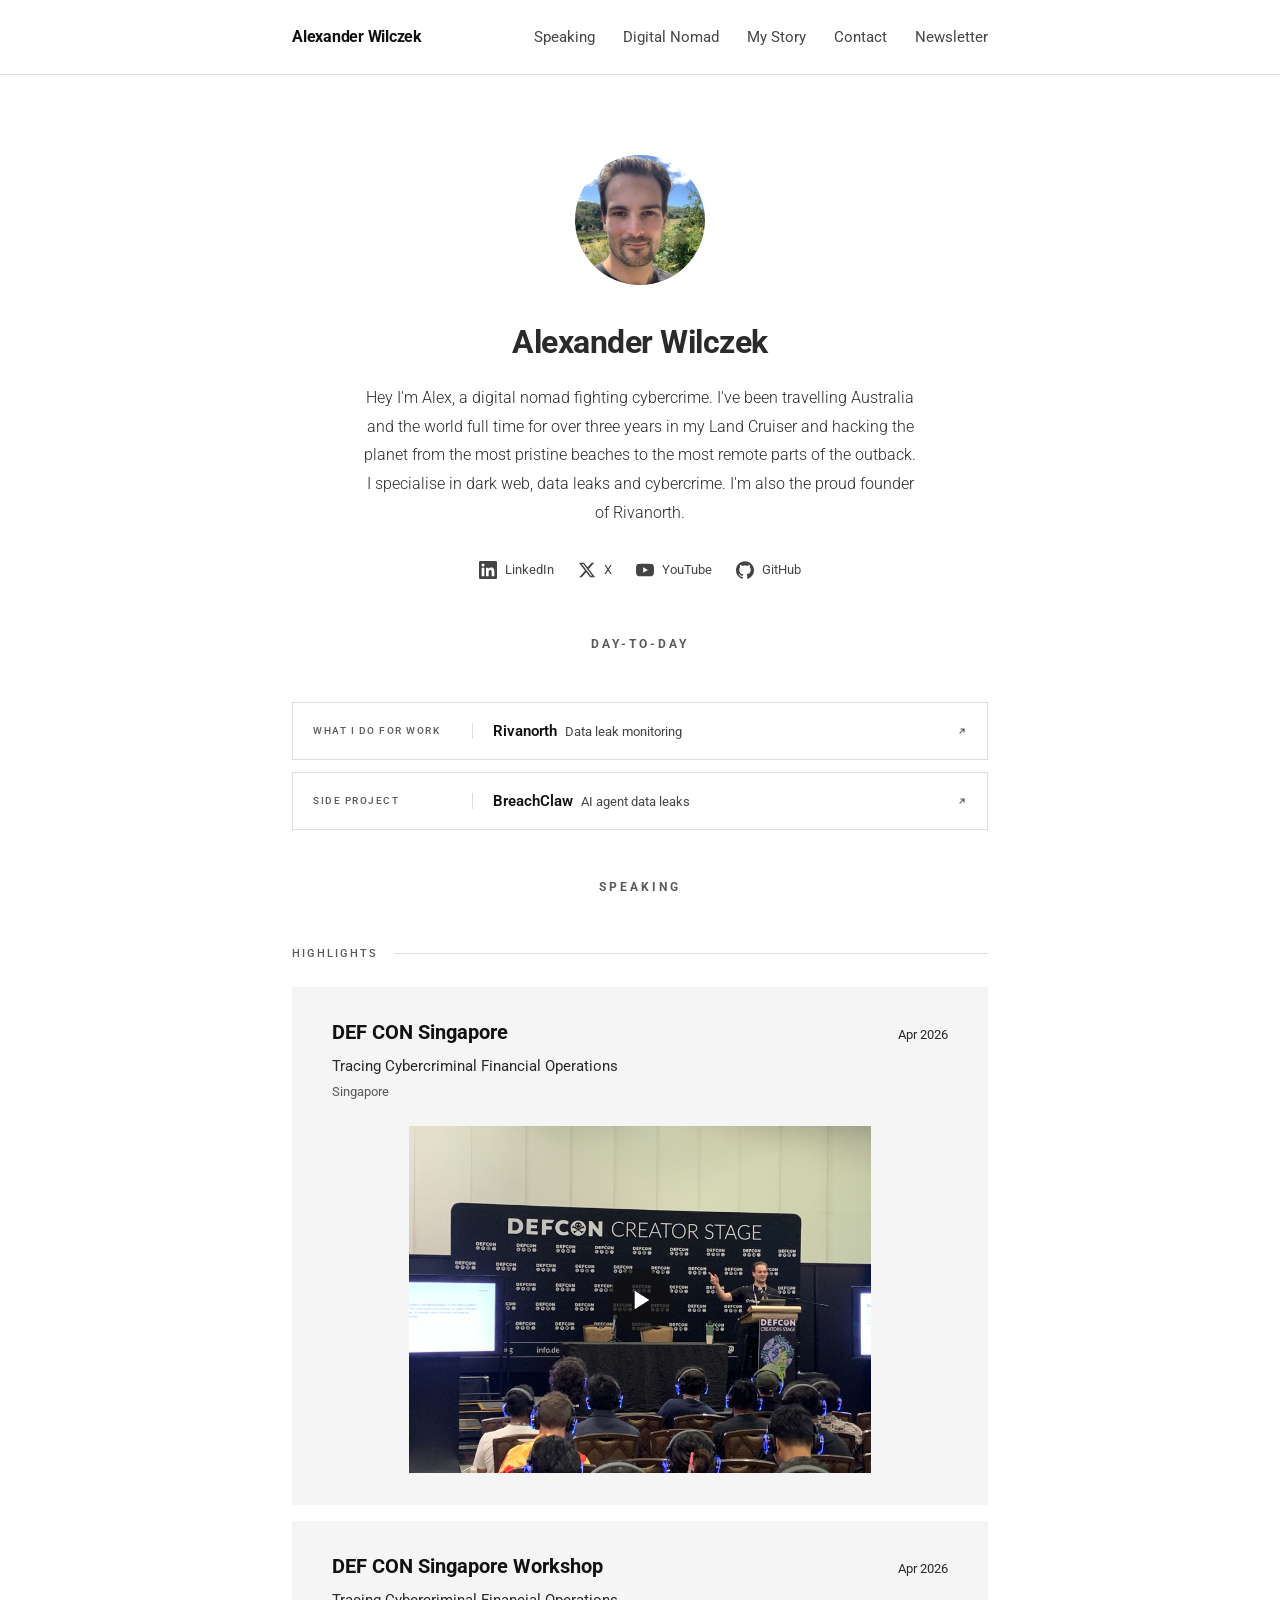
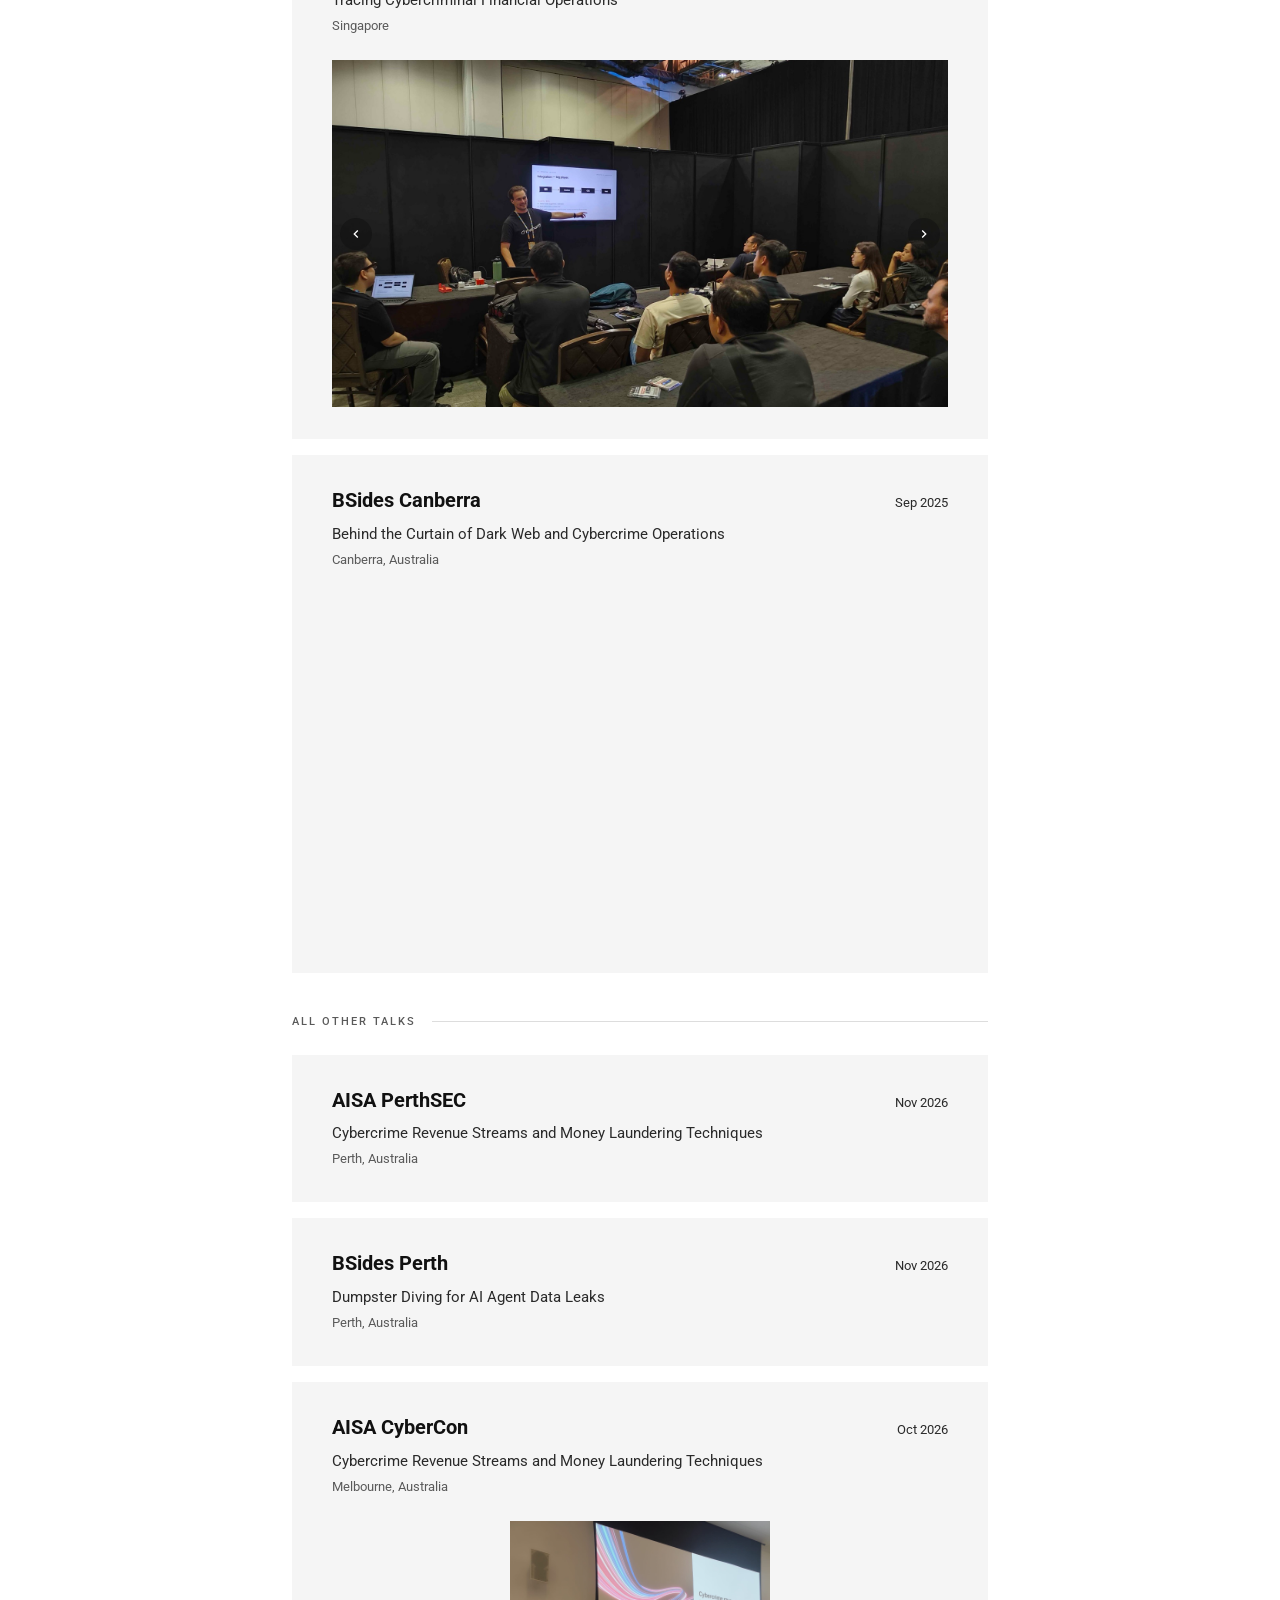
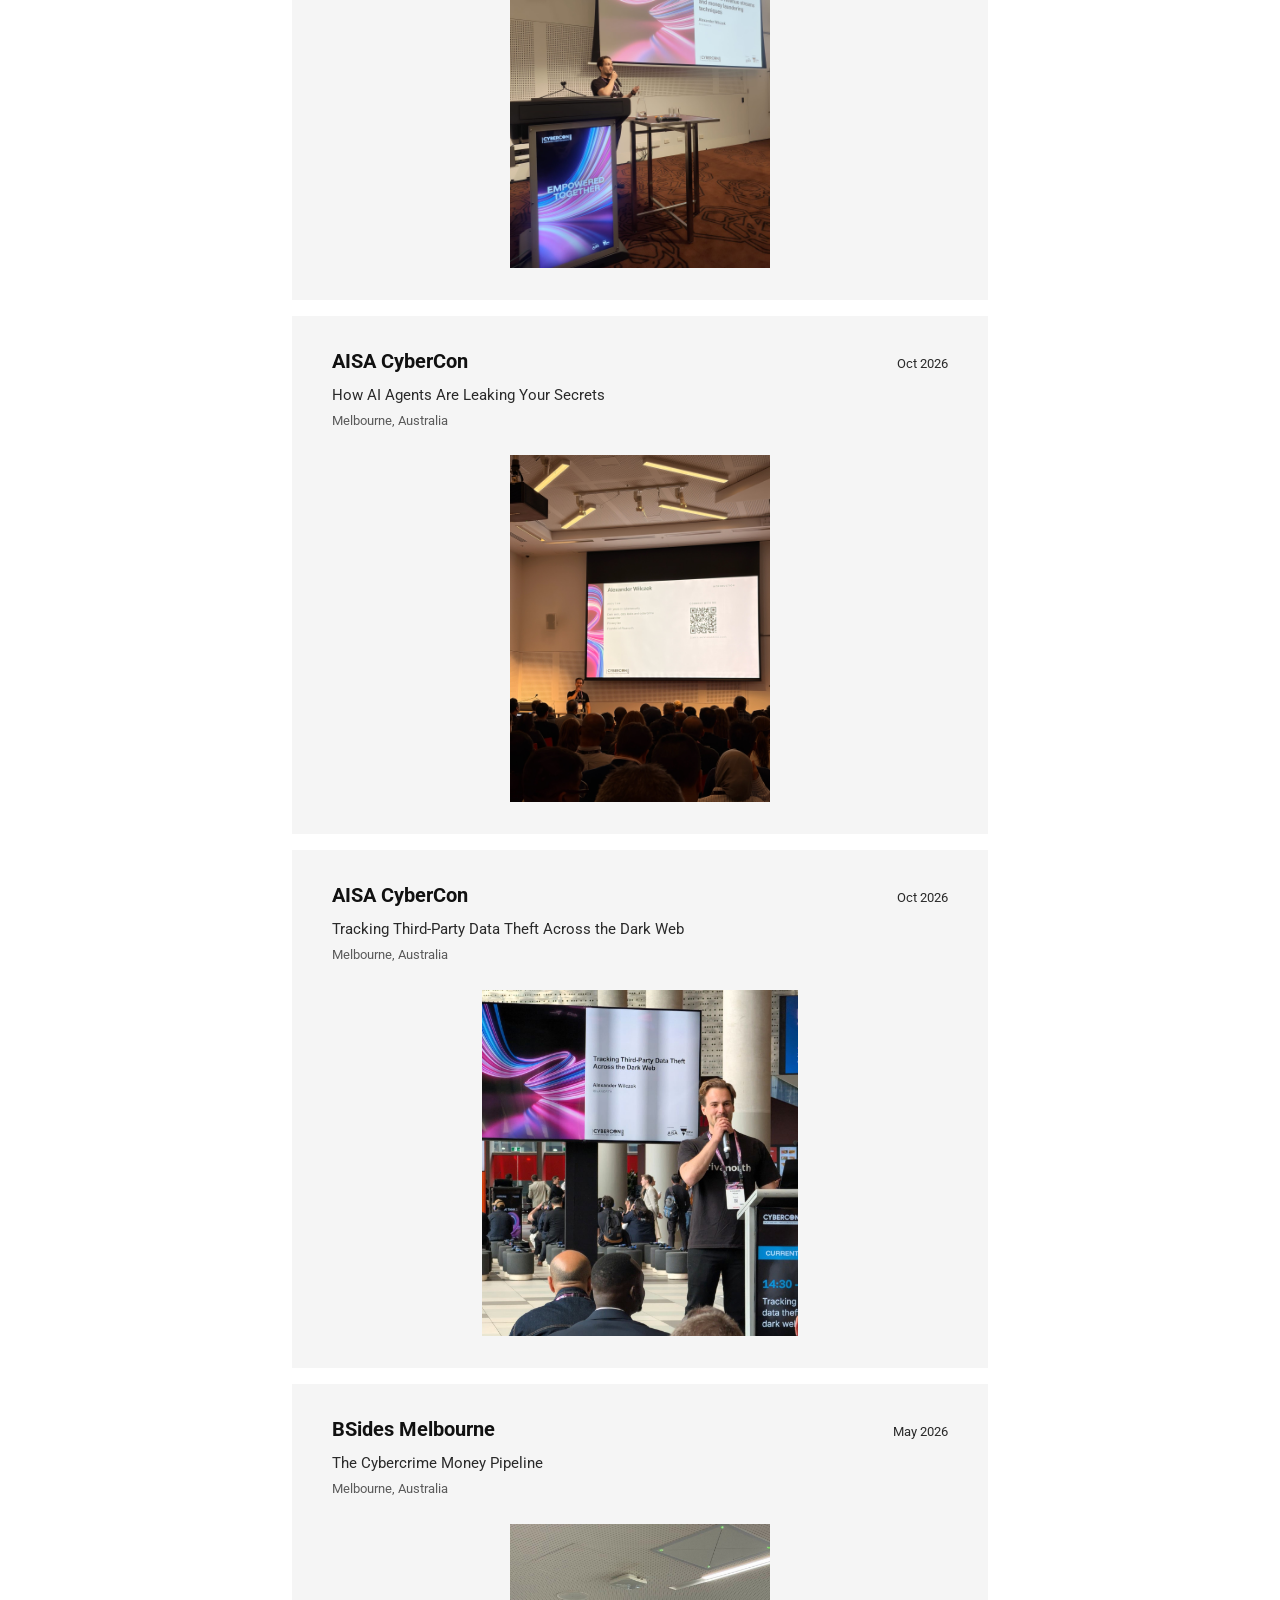
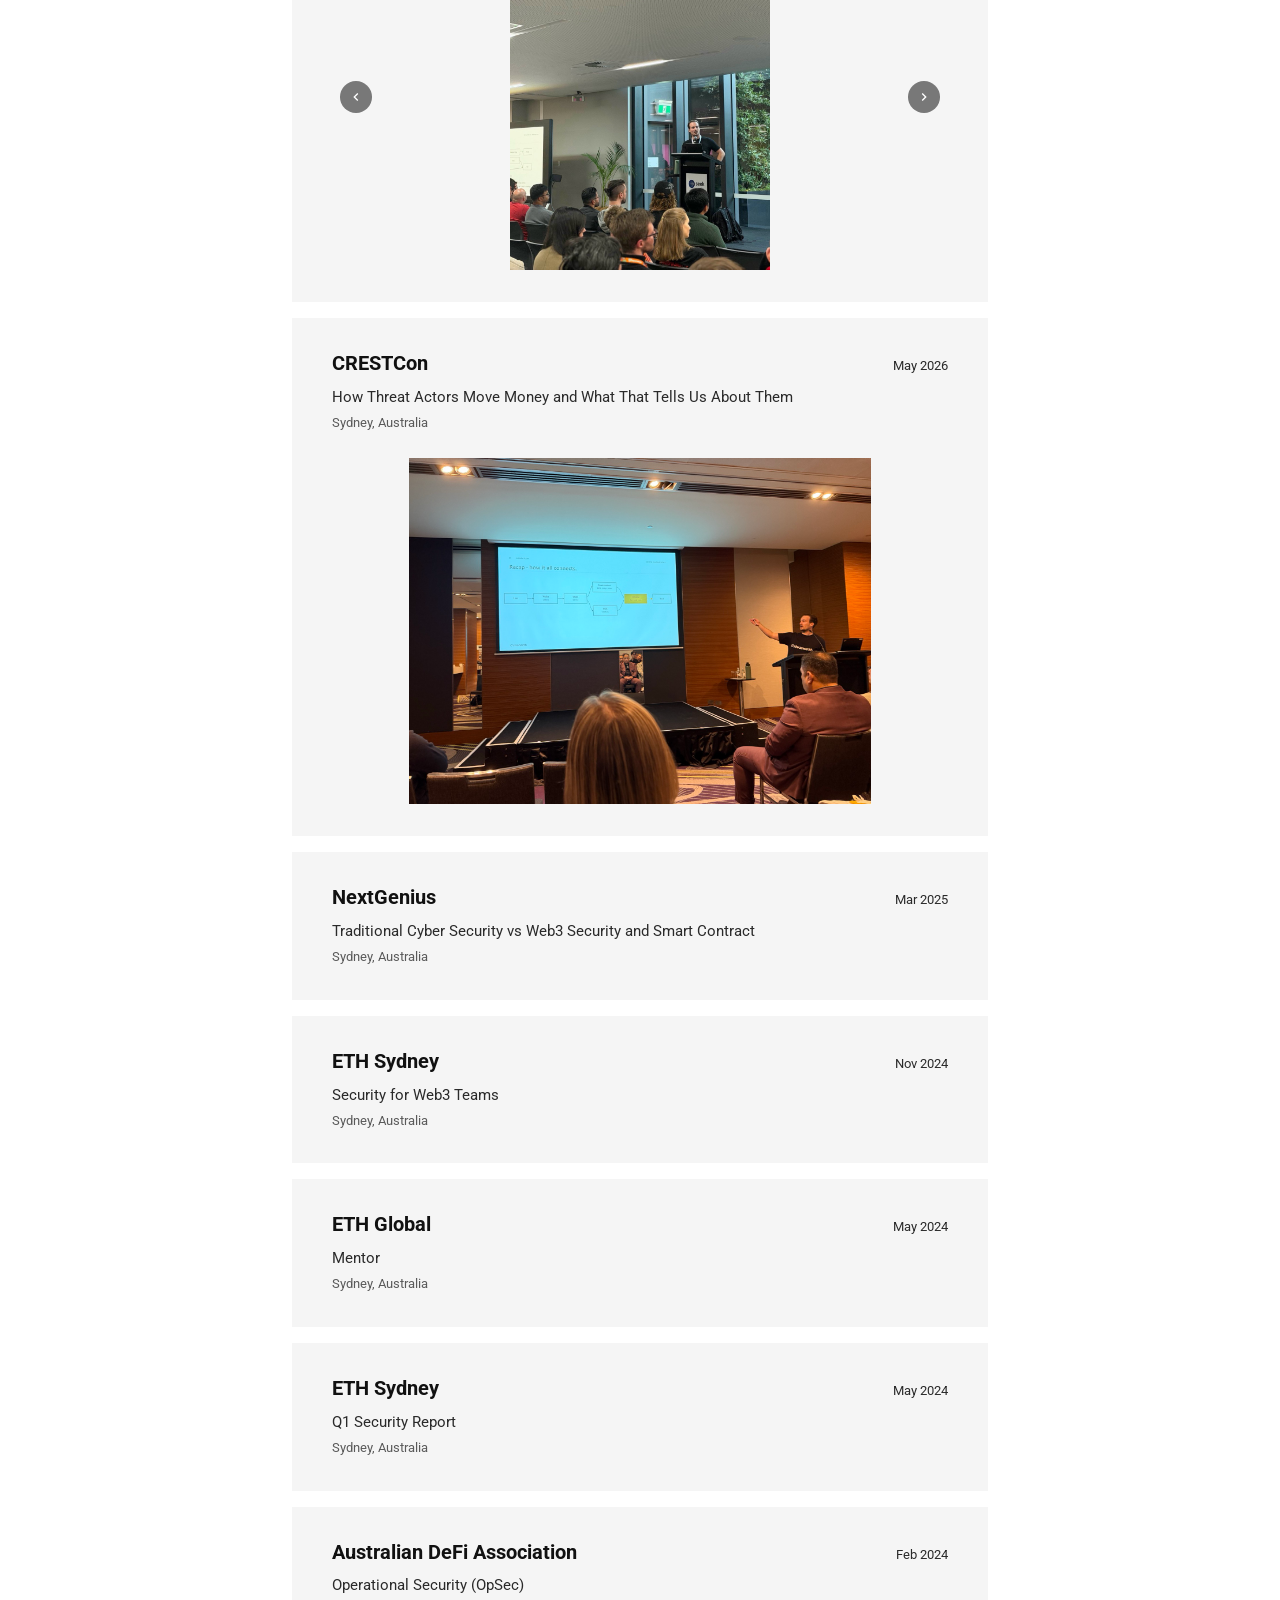
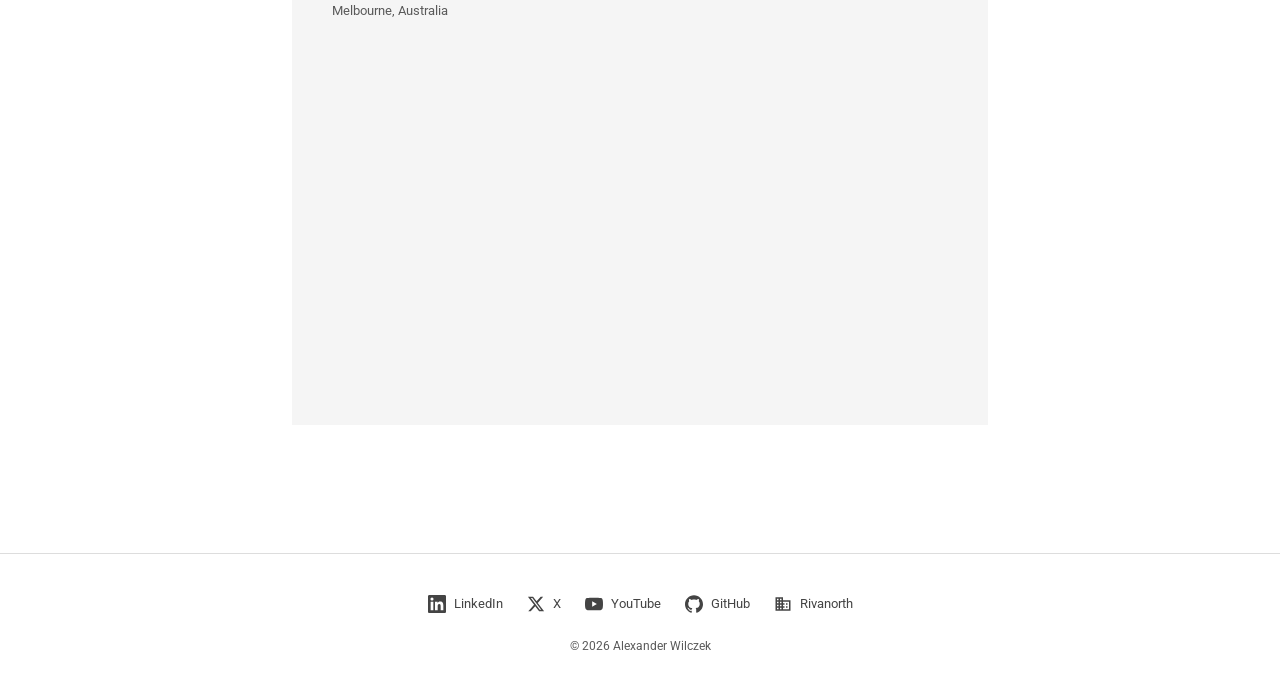
<file: index.html>
<!DOCTYPE html>
<html lang="en">
<head>
  <meta charset="UTF-8">
  <meta name="viewport" content="width=device-width, initial-scale=1.0">
  <title>Alexander Wilczek</title>
  <meta name="description" content="Alexander Wilczek is a seasoned cybersecurity expert, global speaker, and digital nomad specialising in dark web, data leaks and cybercrime.">
  <link rel="icon" type="image/png" sizes="32x32" href="images/favicon-32-v2.png">
  <link rel="apple-touch-icon" sizes="180x180" href="images/favicon-180-v2.png">
  <meta property="og:title" content="Alexander Wilczek">
  <meta property="og:description" content="Alexander Wilczek is a seasoned cybersecurity expert, global speaker, and digital nomad specialising in dark web, data leaks and cybercrime.">
  <meta property="og:image" content="https://alexanderwilczek.com/images/og-image.png">
  <meta property="og:url" content="https://alexanderwilczek.com/">
  <meta property="og:type" content="website">
  <link rel="canonical" href="https://alexanderwilczek.com/">
  <meta name="twitter:card" content="summary_large_image">
  <meta name="twitter:title" content="Alexander Wilczek">
  <meta name="twitter:description" content="Alexander Wilczek is a seasoned cybersecurity expert, global speaker, and digital nomad specialising in dark web, data leaks and cybercrime.">
  <meta name="twitter:image" content="https://alexanderwilczek.com/images/og-image.png">
  <link href="https://fonts.googleapis.com/css2?family=Roboto:wght@300;400;500;700&display=swap" rel="stylesheet">
  <link rel="stylesheet" href="styles.css">
  <style>
    /* ── Hero ── */
    .hero {
      text-align: center;
      padding: 5rem var(--page-padding) 3rem;
      max-width: 620px;
      margin: 0 auto;
    }

    .hero__photo {
      width: 130px;
      height: 130px;
      border-radius: 50%;
      object-fit: cover;
      margin: 0 auto 2rem;
    }

    .hero__name {
      font-size: 2rem;
      font-weight: 700;
      letter-spacing: -0.5px;
    }

    .hero__bio {
      margin-top: 1rem;
      font-size: 1rem;
      color: var(--color-body);
      font-weight: 300;
      line-height: 1.8;
    }

    .hero__socials {
      margin-top: 2rem;
    }

    /* ── Speaking Section ── */
    .speaking {
      max-width: var(--max-width);
      margin: 0 auto;
      padding: 3rem var(--page-padding) 4rem;
    }

    /* ── Subsection Divider ── */
    .subsection {
      display: flex;
      align-items: center;
      gap: 1rem;
      margin: 2.5rem 0 1.5rem;
    }

    .subsection:first-of-type { margin-top: 0; }

    .subsection__label {
      font-size: 0.6875rem;
      text-transform: uppercase;
      letter-spacing: 2px;
      color: var(--color-muted);
      font-weight: 500;
      white-space: nowrap;
    }

    .subsection__line {
      flex: 1;
      height: 1px;
      background: var(--color-border);
    }

    /* ── Talk Card ── */
    .talk {
      background: var(--color-surface);
      padding: 2rem 2.5rem;
      margin-bottom: 1rem;
      transition: background 0.2s;
    }

    .talk:hover { background: var(--color-border); }

    .talk__top {
      display: flex;
      justify-content: space-between;
      align-items: baseline;
      gap: 1rem;
      margin-bottom: 0.5rem;
    }

    .talk__conference {
      font-size: 1.25rem;
      font-weight: 700;
      line-height: 1.3;
      color: var(--color-primary);
    }

    .talk__date {
      font-size: 0.8125rem;
      color: var(--color-body);
      white-space: nowrap;
      font-weight: 400;
    }

    .talk__title {
      font-size: 0.9375rem;
      color: var(--color-body);
      font-weight: 400;
      line-height: 1.6;
    }

    .talk__location {
      font-size: 0.8125rem;
      color: var(--color-muted);
      font-weight: 400;
      margin-top: 0.25rem;
    }

    /* ── Upcoming Talk ── */
    .talk--upcoming {
      background: var(--color-upcoming-bg, #444);
      color: var(--color-bg);
    }

    .talk--upcoming:hover { background: var(--color-upcoming-hover, #4e4e4e); }
    .talk--upcoming .talk__conference { color: var(--color-bg); }
    .talk--upcoming .talk__date { color: var(--color-bg); }
    .talk--upcoming .talk__title { color: var(--color-upcoming-text); }
    .talk--upcoming .talk__location { color: var(--color-upcoming-muted); }

    /* ── Media (video/image/carousel) ── */
    .talk__video,
    .talk__media {
      margin-top: 1.5rem;
      position: relative;
      padding-bottom: 56.25%;
      height: 0;
      overflow: hidden;
      background: var(--color-surface);
    }

    .talk__video iframe,
    .talk__media > img {
      position: absolute;
      top: 0;
      left: 0;
      width: 100%;
      height: 100%;
      border: none;
    }

    .talk__media > img {
      object-fit: contain;
      display: block;
    }

    /* ── Video facade (poster + play, iframe loads on click) ── */
    .talk__play {
      position: absolute;
      inset: 0;
      width: 100%;
      height: 100%;
      padding: 0;
      border: none;
      background: none;
      cursor: pointer;
      display: block;
    }
    .talk__play img {
      width: 100%;
      height: 100%;
      object-fit: contain;
      display: block;
    }
    .talk__play::after {
      content: '';
      position: absolute;
      top: 50%;
      left: 50%;
      width: 4rem;
      height: 4rem;
      transform: translate(-50%, -50%);
      border-radius: 50%;
      background: rgba(17, 17, 17, 0.7) url("data:image/svg+xml,%3Csvg xmlns='http://www.w3.org/2000/svg' viewBox='0 0 24 24' fill='%23fff'%3E%3Cpath d='M8 5v14l11-7z'/%3E%3C/svg%3E") center / 2rem no-repeat;
      transition: background-color 0.15s ease, transform 0.15s ease;
    }
    .talk__play:hover::after,
    .talk__play:focus-visible::after {
      background-color: rgba(17, 17, 17, 0.9);
      transform: translate(-50%, -50%) scale(1.08);
    }
    .talk__play:focus-visible { outline: 2px solid var(--color-text); outline-offset: -2px; }

    /* ── Carousel ── */
    .talk__carousel {
      position: absolute;
      inset: 0;
      display: flex;
      overflow-x: auto;
      scroll-snap-type: x mandatory;
      scrollbar-width: none;
      -ms-overflow-style: none;
    }
    .talk__carousel::-webkit-scrollbar { display: none; }

    .talk__slide {
      flex: 0 0 100%;
      scroll-snap-align: start;
      position: relative;
      background: var(--color-surface);
    }

    .talk__slide img {
      width: 100%;
      height: 100%;
      object-fit: contain;
      display: block;
    }

    .talk__carousel-btn {
      position: absolute;
      top: 50%;
      transform: translateY(-50%);
      width: 2rem;
      height: 2rem;
      border: none;
      border-radius: 50%;
      background: rgba(17, 17, 17, 0.55);
      color: #fff;
      cursor: pointer;
      display: flex;
      align-items: center;
      justify-content: center;
      transition: background 0.15s ease;
      z-index: 2;
    }
    .talk__carousel-btn:hover { background: rgba(17, 17, 17, 0.8); }
    .talk__carousel-btn--prev { left: 0.5rem; }
    .talk__carousel-btn--next { right: 0.5rem; }
    .talk__carousel-btn svg { width: 1rem; height: 1rem; fill: currentColor; }

    /* ── Day-to-Day Section ── */
    .day-to-day {
      max-width: var(--max-width);
      margin: 0 auto;
      padding: 0 var(--page-padding);
    }

    .chips-stack {
      display: flex;
      flex-direction: column;
      gap: 0.75rem;
    }

    .chip {
      display: flex;
      align-items: center;
      gap: 1.25rem;
      padding: 1rem 1.25rem;
      text-decoration: none;
      color: var(--color-primary);
      border: 1px solid var(--color-border);
      transition: border-color 0.2s, background 0.2s;
    }

    .chip:hover {
      border-color: var(--color-primary);
      background: var(--color-surface);
    }

    .chip__tag {
      flex: 0 0 160px;
      padding-right: 1rem;
      border-right: 1px solid var(--color-border);
      font-size: 0.625rem;
      text-transform: uppercase;
      letter-spacing: 1.5px;
      color: var(--color-muted);
      font-weight: 500;
      white-space: nowrap;
    }

    .chip__body {
      flex: 1;
      display: flex;
      align-items: baseline;
      gap: 0.5rem;
      min-width: 0;
    }
    .chip__name {
      font-size: 0.9375rem;
      font-weight: 600;
      color: var(--color-primary);
      white-space: nowrap;
    }
    .chip__desc {
      font-size: 0.8125rem;
      color: var(--color-secondary);
      font-weight: 400;
    }
    .chip__arrow {
      width: 10px;
      height: 10px;
      color: var(--color-muted);
      flex-shrink: 0;
    }

    /* ── Responsive ── */
    @media (max-width: 768px) {
      .hero { padding: 3.5rem var(--page-padding) 3rem; }
      .hero__name { font-size: 1.5rem; }
      .hero__photo { width: 110px; height: 110px; }
      .speaking { padding: 3rem var(--page-padding) 3rem; }
      .talk { padding: 1.5rem; }
      .talk__top { flex-direction: column; gap: 0.25rem; }
    }

    @media (max-width: 600px) {
      .chip { padding: 0.875rem 1rem; }
      .chip__body { flex-direction: column; align-items: flex-start; gap: 0.125rem; }
      .chip__name { white-space: normal; }
    }

    @media (max-width: 450px) {
      .chip {
        flex-direction: column;
        align-items: flex-start;
        gap: 0.5rem;
        position: relative;
        padding-right: 2.5rem;
      }
      .chip__tag { border-right: none; padding-right: 0; }
      .chip__arrow { position: absolute; top: 0.875rem; right: 1rem; }
    }
  </style>
</head>
<body>

  <nav class="nav"><div class="nav__inner">
    <a href="index.html" class="nav__logo">Alexander Wilczek</a>
    <button class="nav__burger" aria-label="Toggle menu" aria-expanded="false" aria-controls="nav-links" onclick="var l=document.getElementById('nav-links');var o=l.classList.toggle('is-open');this.classList.toggle('is-open',o);this.setAttribute('aria-expanded',o);return false;">
      <span></span><span></span><span></span>
    </button>
    <ul class="nav__links" id="nav-links">
      <li><a href="index.html#speaking">Speaking</a></li>
      <li><a href="digital-nomad.html">Digital Nomad</a></li>
      <li><a href="my-story.html">My Story</a></li>
      <li><a href="contact.html">Contact</a></li>
      <li><a href="#" onclick="document.getElementById('newsletter-modal').classList.add('is-open');return false;">Newsletter</a></li>
    </ul>
  </div></nav>

  <section class="hero">
    <img src="images/IMG_1276.JPG" alt="Alexander Wilczek" class="hero__photo">
    <h1 class="hero__name">Alexander Wilczek</h1>
    <p class="hero__bio">Hey I'm Alex, a digital nomad fighting cybercrime. I've been travelling Australia and the world full time for over three years in my Land Cruiser and hacking the planet from the most pristine beaches to the most remote parts of the outback. I specialise in dark web, data leaks and cybercrime. I'm also the proud founder of Rivanorth.</p>
    <ul class="hero__socials socials">
      <li>
        <a href="https://www.linkedin.com/in/alexander-wilczek/" target="_blank" rel="noopener">
          <svg viewBox="0 0 24 24"><path d="M20.447 20.452h-3.554v-5.569c0-1.328-.027-3.037-1.852-3.037-1.853 0-2.136 1.445-2.136 2.939v5.667H9.351V9h3.414v1.561h.046c.477-.9 1.637-1.85 3.37-1.85 3.601 0 4.267 2.37 4.267 5.455v6.286zM5.337 7.433a2.062 2.062 0 01-2.063-2.065 2.064 2.064 0 112.063 2.065zm1.782 13.019H3.555V9h3.564v11.452zM22.225 0H1.771C.792 0 0 .774 0 1.729v20.542C0 23.227.792 24 1.771 24h20.451C23.2 24 24 23.227 24 22.271V1.729C24 .774 23.2 0 22.222 0h.003z"/></svg>
          LinkedIn
        </a>
      </li>
      <li>
        <a href="https://twitter.com/SecWillCheck" target="_blank" rel="noopener">
          <svg viewBox="0 0 24 24"><path d="M18.244 2.25h3.308l-7.227 8.26 8.502 11.24H16.17l-5.214-6.817L4.99 21.75H1.68l7.73-8.835L1.254 2.25H8.08l4.713 6.231zm-1.161 17.52h1.833L7.084 4.126H5.117z"/></svg>
          X
        </a>
      </li>
      <li>
        <a href="https://www.youtube.com/@Alexander-Wilczek/shorts" target="_blank" rel="noopener">
          <svg viewBox="0 0 24 24"><path d="M23.498 6.186a3.016 3.016 0 00-2.122-2.136C19.505 3.545 12 3.545 12 3.545s-7.505 0-9.377.505A3.017 3.017 0 00.502 6.186C0 8.07 0 12 0 12s0 3.93.502 5.814a3.016 3.016 0 002.122 2.136c1.871.505 9.376.505 9.376.505s7.505 0 9.377-.505a3.015 3.015 0 002.122-2.136C24 15.93 24 12 24 12s0-3.93-.502-5.814zM9.545 15.568V8.432L15.818 12l-6.273 3.568z"/></svg>
          YouTube
        </a>
      </li>
      <li>
        <a href="https://github.com/SecurityWillCheck" target="_blank" rel="noopener">
          <svg viewBox="0 0 24 24"><path d="M12 .297c-6.63 0-12 5.373-12 12 0 5.303 3.438 9.8 8.205 11.385.6.113.82-.258.82-.577 0-.285-.01-1.04-.015-2.04-3.338.724-4.042-1.61-4.042-1.61C4.422 18.07 3.633 17.7 3.633 17.7c-1.087-.744.084-.729.084-.729 1.205.084 1.838 1.236 1.838 1.236 1.07 1.835 2.809 1.305 3.495.998.108-.776.417-1.305.76-1.605-2.665-.3-5.466-1.332-5.466-5.93 0-1.31.465-2.38 1.235-3.22-.135-.303-.54-1.523.105-3.176 0 0 1.005-.322 3.3 1.23.96-.267 1.98-.399 3-.405 1.02.006 2.04.138 3 .405 2.28-1.552 3.285-1.23 3.285-1.23.645 1.653.24 2.873.12 3.176.765.84 1.23 1.91 1.23 3.22 0 4.61-2.805 5.625-5.475 5.92.42.36.81 1.096.81 2.22 0 1.606-.015 2.896-.015 3.286 0 .315.21.69.825.57C20.565 22.092 24 17.592 24 12.297c0-6.627-5.373-12-12-12"/></svg>
          GitHub
        </a>
      </li>
    </ul>
  </section>

  <section class="day-to-day" id="day-to-day">
    <h2 class="section-title">Day-to-Day</h2>
    <div class="chips-stack">
      <a class="chip" href="https://rivanorth.com" target="_blank" rel="noopener">
        <span class="chip__tag">What I do for work</span>
        <span class="chip__body">
          <span class="chip__name">Rivanorth</span>
          <span class="chip__desc">Data leak monitoring</span>
        </span>
        <svg class="chip__arrow" viewBox="0 0 24 24" fill="none" stroke="currentColor" stroke-width="2.5" stroke-linecap="round" stroke-linejoin="round" aria-hidden="true"><path d="M7 17L17 7M9 7h8v8"/></svg>
      </a>
      <a class="chip" href="https://breachclaw.ai" target="_blank" rel="noopener">
        <span class="chip__tag">Side project</span>
        <span class="chip__body">
          <span class="chip__name">BreachClaw</span>
          <span class="chip__desc">AI agent data leaks</span>
        </span>
        <svg class="chip__arrow" viewBox="0 0 24 24" fill="none" stroke="currentColor" stroke-width="2.5" stroke-linecap="round" stroke-linejoin="round" aria-hidden="true"><path d="M7 17L17 7M9 7h8v8"/></svg>
      </a>
    </div>
  </section>

  <section class="speaking" id="speaking">
    <h2 class="section-title">Speaking</h2>

    <div class="subsection" id="upcoming-header">
      <span class="subsection__label">Upcoming</span>
      <div class="subsection__line"></div>
    </div>

    <div id="upcoming-talks">
      <!-- Future upcoming talks go here. Add data-highlight="true" to route to Highlights once past. -->
      <article class="talk talk--upcoming" data-date="2026-10-14">
        <div class="talk__top">
          <h3 class="talk__conference">AISA CyberCon</h3>
          <span class="talk__date">Oct 14, 2026</span>
        </div>
        <p class="talk__title">Tracking Third-Party Data Theft Across the Dark Web</p>
        <p class="talk__location">Melbourne, Australia</p>
        <div class="talk__media">
          <img src="images/talks/cybercon-2026-data-theft.jpg" alt="Speaking at CyberCon 2026 in Melbourne beside the title slide for Tracking Third-Party Data Theft Across the Dark Web." loading="lazy">
        </div>
      </article>

      <article class="talk talk--upcoming" data-date="2026-10-15">
        <div class="talk__top">
          <h3 class="talk__conference">AISA CyberCon</h3>
          <span class="talk__date">Oct 15, 2026</span>
        </div>
        <p class="talk__title">How AI Agents Are Leaking Your Secrets</p>
        <p class="talk__location">Melbourne, Australia</p>
        <div class="talk__media">
          <img src="images/talks/cybercon-2026-ai-agents.jpg" alt="Introducing the AI agents talk to a full room at CyberCon 2026." loading="lazy">
        </div>
      </article>

      <article class="talk talk--upcoming" data-date="2026-10-16">
        <div class="talk__top">
          <h3 class="talk__conference">AISA CyberCon</h3>
          <span class="talk__date">Oct 16, 2026</span>
        </div>
        <p class="talk__title">Cybercrime Revenue Streams and Money Laundering Techniques</p>
        <p class="talk__location">Melbourne, Australia</p>
        <div class="talk__media">
          <img src="images/talks/cybercon-2026-cybercrime.jpg" alt="Presenting Cybercrime Revenue Streams and Money Laundering Techniques from the lectern at CyberCon 2026." loading="lazy">
        </div>
      </article>

      <article class="talk talk--upcoming" data-date="2026-11-13">
        <div class="talk__top">
          <h3 class="talk__conference">BSides Perth</h3>
          <span class="talk__date">Nov 13, 2026</span>
        </div>
        <p class="talk__title">Dumpster Diving for AI Agent Data Leaks</p>
        <p class="talk__location">Perth, Australia</p>
      </article>

      <article class="talk talk--upcoming" data-date="2026-11-18">
        <div class="talk__top">
          <h3 class="talk__conference">AISA PerthSEC</h3>
          <span class="talk__date">Nov 18, 2026</span>
        </div>
        <p class="talk__title">Cybercrime Revenue Streams and Money Laundering Techniques</p>
        <p class="talk__location">Perth, Australia</p>
      </article>
    </div>

    <div class="subsection" id="highlights-header">
      <span class="subsection__label">Highlights</span>
      <div class="subsection__line"></div>
    </div>

    <div id="highlights">
      <article class="talk" data-date="2026-04-29" data-highlight="true">
        <div class="talk__top">
          <h3 class="talk__conference">DEF CON Singapore</h3>
          <span class="talk__date">Apr 2026</span>
        </div>
        <p class="talk__title">Tracing Cybercriminal Financial Operations</p>
        <p class="talk__location">Singapore</p>
        <div class="talk__video">
          <button type="button" class="talk__play" data-video-id="XTAwy2f24dA" data-video-title="DEF CON Singapore — Tracing Cybercriminal Financial Operations" aria-label="Play video: Tracing Cybercriminal Financial Operations at DEF CON Singapore">
            <img src="images/talks/defcon-sg-2026-talk.jpg" alt="Speaking at the DEF CON Singapore Creator Stage on tracing cybercriminal financial operations." loading="lazy">
          </button>
        </div>
      </article>

      <article class="talk" data-date="2026-04-28" data-highlight="true">
        <div class="talk__top">
          <h3 class="talk__conference">DEF CON Singapore Workshop</h3>
          <span class="talk__date">Apr 2026</span>
        </div>
        <p class="talk__title">Tracing Cybercriminal Financial Operations</p>
        <p class="talk__location">Singapore</p>
        <div class="talk__media">
          <div class="talk__carousel" data-carousel>
            <div class="talk__slide"><img src="images/talks/defcon-sg-2026-workshop-1.jpg" alt="Presenting at the DEF CON Singapore workshop with participants seated and slides projected." loading="lazy"></div>
            <div class="talk__slide"><img src="images/talks/defcon-sg-2026-workshop-2.jpg" alt="Working one-on-one with workshop participants at the DEF CON Singapore workshop." loading="lazy"></div>
            <div class="talk__slide"><img src="images/talks/defcon-sg-2026-workshop-3.jpg" alt="Helping a participant at a desk with the DEF CON logo visible in the background." loading="lazy"></div>
          </div>
          <button type="button" class="talk__carousel-btn talk__carousel-btn--prev" aria-label="Previous image" data-carousel-prev>
            <svg viewBox="0 0 24 24" aria-hidden="true"><path d="M15.41 7.41L14 6l-6 6 6 6 1.41-1.41L10.83 12z"/></svg>
          </button>
          <button type="button" class="talk__carousel-btn talk__carousel-btn--next" aria-label="Next image" data-carousel-next>
            <svg viewBox="0 0 24 24" aria-hidden="true"><path d="M8.59 16.59L13.17 12 8.59 7.41 10 6l6 6-6 6z"/></svg>
          </button>
        </div>
      </article>

      <article class="talk" data-date="2025-09-01" data-highlight="true">
        <div class="talk__top">
          <h3 class="talk__conference">BSides Canberra</h3>
          <span class="talk__date">Sep 2025</span>
        </div>
        <p class="talk__title">Behind the Curtain of Dark Web and Cybercrime Operations</p>
        <p class="talk__location">Canberra, Australia</p>
        <div class="talk__video">
          <iframe src="https://www.youtube.com/embed/2zNvNwd1FAw" title="BSides Canberra — Behind the Curtain of Dark Web and Cybercrime Operations" allow="accelerometer; autoplay; clipboard-write; encrypted-media; gyroscope; picture-in-picture" allowfullscreen loading="lazy"></iframe>
        </div>
      </article>
    </div>

    <div class="subsection" id="other-header">
      <span class="subsection__label">All other talks</span>
      <div class="subsection__line"></div>
    </div>

    <div id="other-talks">
      <article class="talk" data-date="2026-05-16">
        <div class="talk__top">
          <h3 class="talk__conference">BSides Melbourne</h3>
          <span class="talk__date">May 2026</span>
        </div>
        <p class="talk__title">The Cybercrime Money Pipeline</p>
        <p class="talk__location">Melbourne, Australia</p>
        <div class="talk__media">
          <div class="talk__carousel" data-carousel>
            <div class="talk__slide"><img src="images/talks/bsides-melbourne-2026-1.jpg" alt="Speaking at BSides Melbourne 2026." loading="lazy"></div>
            <div class="talk__slide"><img src="images/talks/bsides-melbourne-2026-2.jpg" alt="Speaking at BSides Melbourne 2026." loading="lazy"></div>
            <div class="talk__slide"><img src="images/talks/bsides-melbourne-2026-3.jpg" alt="Speaking at BSides Melbourne 2026." loading="lazy"></div>
          </div>
          <button type="button" class="talk__carousel-btn talk__carousel-btn--prev" aria-label="Previous image" data-carousel-prev>
            <svg viewBox="0 0 24 24" aria-hidden="true"><path d="M15.41 7.41L14 6l-6 6 6 6 1.41-1.41L10.83 12z"/></svg>
          </button>
          <button type="button" class="talk__carousel-btn talk__carousel-btn--next" aria-label="Next image" data-carousel-next>
            <svg viewBox="0 0 24 24" aria-hidden="true"><path d="M8.59 16.59L13.17 12 8.59 7.41 10 6l6 6-6 6z"/></svg>
          </button>
        </div>
      </article>

      <article class="talk" data-date="2026-05-13">
        <div class="talk__top">
          <h3 class="talk__conference">CRESTCon</h3>
          <span class="talk__date">May 2026</span>
        </div>
        <p class="talk__title">How Threat Actors Move Money and What That Tells Us About Them</p>
        <p class="talk__location">Sydney, Australia</p>
        <div class="talk__media">
          <img src="images/talks/crestcon-2026-talk.jpg" alt="Speaking at CRESTCon 2026 in Sydney." loading="lazy">
        </div>
      </article>

      <article class="talk" data-date="2025-03-01">
        <div class="talk__top">
          <h3 class="talk__conference">NextGenius</h3>
          <span class="talk__date">Mar 2025</span>
        </div>
        <p class="talk__title">Traditional Cyber Security vs Web3 Security and Smart Contract</p>
        <p class="talk__location">Sydney, Australia</p>
      </article>

      <article class="talk" data-date="2024-11-01">
        <div class="talk__top">
          <h3 class="talk__conference">ETH Sydney</h3>
          <span class="talk__date">Nov 2024</span>
        </div>
        <p class="talk__title">Security for Web3 Teams</p>
        <p class="talk__location">Sydney, Australia</p>
      </article>

      <article class="talk" data-date="2024-05-01">
        <div class="talk__top">
          <h3 class="talk__conference">ETH Global</h3>
          <span class="talk__date">May 2024</span>
        </div>
        <p class="talk__title">Mentor</p>
        <p class="talk__location">Sydney, Australia</p>
      </article>

      <article class="talk" data-date="2024-05-01">
        <div class="talk__top">
          <h3 class="talk__conference">ETH Sydney</h3>
          <span class="talk__date">May 2024</span>
        </div>
        <p class="talk__title">Q1 Security Report</p>
        <p class="talk__location">Sydney, Australia</p>
      </article>

      <article class="talk" data-date="2024-02-01">
        <div class="talk__top">
          <h3 class="talk__conference">Australian DeFi Association</h3>
          <span class="talk__date">Feb 2024</span>
        </div>
        <p class="talk__title">Operational Security (OpSec)</p>
        <p class="talk__location">Melbourne, Australia</p>
        <div class="talk__video">
          <iframe src="https://www.youtube.com/embed/r607BXUdjS4?start=745" title="Australian DeFi Association — Operational Security (OpSec)" allow="accelerometer; autoplay; clipboard-write; encrypted-media; gyroscope; picture-in-picture" allowfullscreen loading="lazy"></iframe>
        </div>
      </article>
    </div>
  </section>

  <footer class="footer">
    <ul class="socials">
      <li><a href="https://www.linkedin.com/in/alexander-wilczek/" target="_blank" rel="noopener"><svg viewBox="0 0 24 24"><path d="M20.447 20.452h-3.554v-5.569c0-1.328-.027-3.037-1.852-3.037-1.853 0-2.136 1.445-2.136 2.939v5.667H9.351V9h3.414v1.561h.046c.477-.9 1.637-1.85 3.37-1.85 3.601 0 4.267 2.37 4.267 5.455v6.286zM5.337 7.433a2.062 2.062 0 01-2.063-2.065 2.064 2.064 0 112.063 2.065zm1.782 13.019H3.555V9h3.564v11.452zM22.225 0H1.771C.792 0 0 .774 0 1.729v20.542C0 23.227.792 24 1.771 24h20.451C23.2 24 24 23.227 24 22.271V1.729C24 .774 23.2 0 22.222 0h.003z"/></svg> LinkedIn</a></li>
      <li><a href="https://twitter.com/SecWillCheck" target="_blank" rel="noopener"><svg viewBox="0 0 24 24"><path d="M18.244 2.25h3.308l-7.227 8.26 8.502 11.24H16.17l-5.214-6.817L4.99 21.75H1.68l7.73-8.835L1.254 2.25H8.08l4.713 6.231zm-1.161 17.52h1.833L7.084 4.126H5.117z"/></svg> X</a></li>
      <li><a href="https://www.youtube.com/@Alexander-Wilczek/shorts" target="_blank" rel="noopener"><svg viewBox="0 0 24 24"><path d="M23.498 6.186a3.016 3.016 0 00-2.122-2.136C19.505 3.545 12 3.545 12 3.545s-7.505 0-9.377.505A3.017 3.017 0 00.502 6.186C0 8.07 0 12 0 12s0 3.93.502 5.814a3.016 3.016 0 002.122 2.136c1.871.505 9.376.505 9.376.505s7.505 0 9.377-.505a3.015 3.015 0 002.122-2.136C24 15.93 24 12 24 12s0-3.93-.502-5.814zM9.545 15.568V8.432L15.818 12l-6.273 3.568z"/></svg> YouTube</a></li>
      <li><a href="https://github.com/SecurityWillCheck" target="_blank" rel="noopener"><svg viewBox="0 0 24 24"><path d="M12 .297c-6.63 0-12 5.373-12 12 0 5.303 3.438 9.8 8.205 11.385.6.113.82-.258.82-.577 0-.285-.01-1.04-.015-2.04-3.338.724-4.042-1.61-4.042-1.61C4.422 18.07 3.633 17.7 3.633 17.7c-1.087-.744.084-.729.084-.729 1.205.084 1.838 1.236 1.838 1.236 1.07 1.835 2.809 1.305 3.495.998.108-.776.417-1.305.76-1.605-2.665-.3-5.466-1.332-5.466-5.93 0-1.31.465-2.38 1.235-3.22-.135-.303-.54-1.523.105-3.176 0 0 1.005-.322 3.3 1.23.96-.267 1.98-.399 3-.405 1.02.006 2.04.138 3 .405 2.28-1.552 3.285-1.23 3.285-1.23.645 1.653.24 2.873.12 3.176.765.84 1.23 1.91 1.23 3.22 0 4.61-2.805 5.625-5.475 5.92.42.36.81 1.096.81 2.22 0 1.606-.015 2.896-.015 3.286 0 .315.21.69.825.57C20.565 22.092 24 17.592 24 12.297c0-6.627-5.373-12-12-12"/></svg> GitHub</a></li>
      <li><a href="https://rivanorth.com" target="_blank" rel="noopener"><svg viewBox="0 0 24 24"><path d="M12 7V3H2v18h20V7H12zM6 19H4v-2h2v2zm0-4H4v-2h2v2zm0-4H4V9h2v2zm0-4H4V5h2v2zm4 12H8v-2h2v2zm0-4H8v-2h2v2zm0-4H8V9h2v2zm0-4H8V5h2v2zm10 12h-8v-2h2v-2h-2v-2h2v-2h-2V9h8v10zm-2-8h-2v2h2v-2zm0 4h-2v2h2v-2z"/></svg> Rivanorth</a></li>
    </ul>
    <p class="footer__copy">&copy; 2026 Alexander Wilczek</p>
  </footer>

  <script>
    (function () {
      var today = new Date();
      today.setHours(0, 0, 0, 0);

      var upcomingContainer = document.getElementById('upcoming-talks');
      var upcomingHeader = document.getElementById('upcoming-header');
      var highlightsContainer = document.getElementById('highlights');
      var otherContainer = document.getElementById('other-talks');

      var months = ['Jan','Feb','Mar','Apr','May','Jun','Jul','Aug','Sep','Oct','Nov','Dec'];

      var upcomingTalks = upcomingContainer.querySelectorAll('.talk');
      for (var i = 0; i < upcomingTalks.length; i++) {
        var talk = upcomingTalks[i];
        var dateStr = talk.getAttribute('data-date');
        if (!dateStr) continue;
        var talkDate = new Date(dateStr + 'T00:00:00');
        if (talkDate < today) {
          talk.classList.remove('talk--upcoming');
          var dateEl = talk.querySelector('.talk__date');
          if (dateEl) {
            dateEl.textContent = months[talkDate.getMonth()] + ' ' + talkDate.getFullYear();
          }
          var dest = talk.getAttribute('data-highlight') === 'true' ? highlightsContainer : otherContainer;
          if (dest) dest.insertBefore(talk, dest.firstChild);
        }
      }

      if (upcomingContainer.querySelectorAll('.talk').length === 0) {
        upcomingHeader.style.display = 'none';
        upcomingContainer.style.display = 'none';
      }

      var players = document.querySelectorAll('.talk__play[data-video-id]');
      players.forEach(function (btn) {
        btn.addEventListener('click', function () {
          var id = btn.getAttribute('data-video-id');
          if (!/^[\w-]{11}$/.test(id)) return;
          var iframe = document.createElement('iframe');
          iframe.src = 'https://www.youtube.com/embed/' + id + '?autoplay=1';
          iframe.title = btn.getAttribute('data-video-title') || 'Video';
          iframe.setAttribute('allow', 'accelerometer; autoplay; clipboard-write; encrypted-media; gyroscope; picture-in-picture');
          iframe.setAttribute('allowfullscreen', '');
          btn.replaceWith(iframe);
          iframe.focus();
        });
      });

      var carousels = document.querySelectorAll('[data-carousel]');
      carousels.forEach(function (carousel) {
        var media = carousel.parentElement;
        var prev = media.querySelector('[data-carousel-prev]');
        var next = media.querySelector('[data-carousel-next]');
        if (prev) prev.addEventListener('click', function () {
          if (carousel.scrollLeft <= 1) {
            carousel.scrollTo({ left: carousel.scrollWidth - carousel.clientWidth, behavior: 'smooth' });
          } else {
            carousel.scrollBy({ left: -carousel.clientWidth, behavior: 'smooth' });
          }
        });
        if (next) next.addEventListener('click', function () {
          if (carousel.scrollLeft + carousel.clientWidth >= carousel.scrollWidth - 1) {
            carousel.scrollTo({ left: 0, behavior: 'smooth' });
          } else {
            carousel.scrollBy({ left: carousel.clientWidth, behavior: 'smooth' });
          }
        });
      });
    })();
  </script>

  <div class="modal" id="newsletter-modal">
    <div class="modal__overlay" onclick="this.parentElement.classList.remove('is-open')"></div>
    <div class="modal__content">
      <button class="modal__close" onclick="document.getElementById('newsletter-modal').classList.remove('is-open')">&times;</button>
      <h2 class="modal__title">Newsletter</h2>
      <p class="modal__desc">Stay up to date with cybersecurity insights, speaking events, and life on the road.</p>
      <form class="modal__form" action="https://buttondown.com/api/emails/embed-subscribe/alexanderwilczek" method="post" target="_blank">
        <input type="email" name="email" class="modal__input" placeholder="Your email" required>
        <button type="submit" class="modal__btn">Subscribe</button>
      </form>
    </div>
  </div>

</body>
</html>
</file>
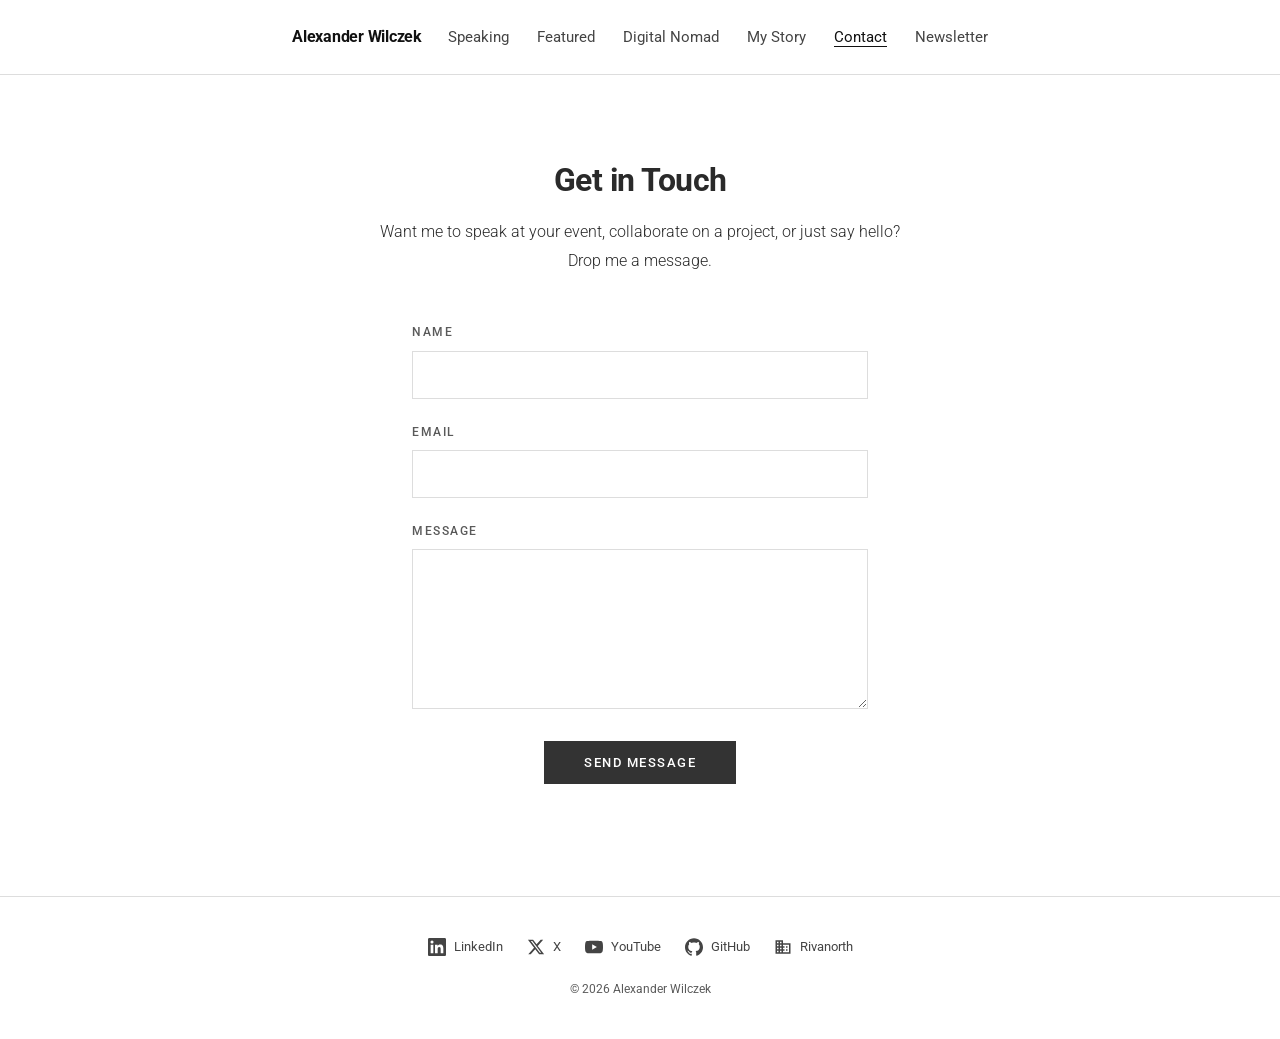
<file: contact.html>
<!DOCTYPE html>
<html lang="en">
<head>
  <meta charset="UTF-8">
  <meta name="viewport" content="width=device-width, initial-scale=1.0">
  <title>Contact — Alexander Wilczek</title>
  <meta name="description" content="Get in touch with Alexander Wilczek for speaking engagements, security consulting, or collaboration.">
  <link rel="icon" type="image/png" sizes="32x32" href="images/favicon-32-v2.png">
  <link rel="apple-touch-icon" sizes="180x180" href="images/favicon-180-v2.png">
  <meta property="og:title" content="Contact — Alexander Wilczek">
  <meta property="og:description" content="Get in touch with Alexander Wilczek for speaking engagements, security consulting, or collaboration.">
  <meta property="og:image" content="https://alexanderwilczek.com/images/og-image.png">
  <meta property="og:url" content="https://alexanderwilczek.com/contact.html">
  <meta property="og:type" content="website">
  <link rel="canonical" href="https://alexanderwilczek.com/contact.html">
  <link href="https://fonts.googleapis.com/css2?family=Roboto:wght@300;400;500;700&display=swap" rel="stylesheet">
  <link rel="stylesheet" href="styles.css">
  <style>
    /* ── Page Header ── */
    .page-header {
      text-align: center;
      padding: 5rem var(--page-padding) 2rem;
      max-width: 620px;
      margin: 0 auto;
    }

    .page-header__title {
      font-size: 2rem;
      font-weight: 700;
      letter-spacing: -0.5px;
      margin-bottom: 0.75rem;
    }

    .page-header__desc {
      font-size: 1rem;
      color: var(--color-body);
      font-weight: 300;
      line-height: 1.8;
    }

    /* ── Contact Form ── */
    .contact {
      max-width: 520px;
      margin: 0 auto;
      padding: 1rem var(--page-padding) 4rem;
    }

    .form__group {
      margin-bottom: 1.5rem;
    }

    .form__label {
      display: block;
      font-size: 0.75rem;
      text-transform: uppercase;
      letter-spacing: 1.5px;
      color: var(--color-muted);
      font-weight: 500;
      margin-bottom: 0.5rem;
    }

    .form__input,
    .form__textarea {
      width: 100%;
      padding: 0.875rem 1rem;
      border: 1px solid var(--color-border);
      background: var(--color-bg);
      font-family: var(--font);
      font-size: 0.9375rem;
      color: var(--color-body);
      transition: border-color 0.2s;
      outline: none;
      -webkit-appearance: none;
      border-radius: 0;
    }

    .form__input:focus,
    .form__textarea:focus {
      border-color: var(--color-primary);
    }

    .form__textarea {
      min-height: 160px;
      resize: vertical;
    }

    .form__actions {
      text-align: center;
    }

    .form__submit {
      display: inline-block;
      padding: 0.875rem 2.5rem;
      background: var(--color-upcoming-bg);
      color: var(--color-bg);
      border: none;
      font-family: var(--font);
      font-size: 0.8125rem;
      font-weight: 500;
      text-transform: uppercase;
      letter-spacing: 1.5px;
      cursor: pointer;
      transition: background 0.2s;
    }

    .form__submit:hover { background: var(--color-upcoming-hover); }



    /* ── Responsive ── */
    @media (max-width: 768px) {
      .page-header { padding: 3.5rem var(--page-padding) 1.5rem; }
      .page-header__title { font-size: 1.5rem; }
    }
  </style>
</head>
<body>

  <nav class="nav"><div class="nav__inner">
    <a href="index.html" class="nav__logo">Alexander Wilczek</a>
    <button class="nav__burger" aria-label="Toggle menu" aria-expanded="false" aria-controls="nav-links" onclick="var l=document.getElementById('nav-links');var o=l.classList.toggle('is-open');this.classList.toggle('is-open',o);this.setAttribute('aria-expanded',o);return false;">
      <span></span><span></span><span></span>
    </button>
    <ul class="nav__links" id="nav-links">
      <li><a href="index.html#speaking">Speaking</a></li>
      <li><a href="index.html#featured">Featured</a></li>
      <li><a href="digital-nomad.html">Digital Nomad</a></li>
      <li><a href="my-story.html">My Story</a></li>
      <li><a href="contact.html" class="active">Contact</a></li>
      <li><a href="#" onclick="document.getElementById('newsletter-modal').classList.add('is-open');return false;">Newsletter</a></li>
    </ul>
  </div></nav>

  <header class="page-header">
    <h1 class="page-header__title">Get in Touch</h1>
    <p class="page-header__desc">Want me to speak at your event, collaborate on a project, or just say hello? Drop me a message.</p>
  </header>

  <section class="contact">
    <form action="https://formspree.io/f/mojyvaro" method="POST">
      <div class="form__group">
        <label for="name" class="form__label">Name</label>
        <input type="text" id="name" name="name" class="form__input" required>
      </div>
      <div class="form__group">
        <label for="email" class="form__label">Email</label>
        <input type="email" id="email" name="email" class="form__input" required>
      </div>
      <div class="form__group">
        <label for="message" class="form__label">Message</label>
        <textarea id="message" name="message" class="form__textarea" required></textarea>
      </div>
      <div class="form__actions">
        <button type="submit" class="form__submit">Send Message</button>
      </div>
    </form>
  </section>

  <footer class="footer">
    <ul class="socials">
      <li><a href="https://www.linkedin.com/in/alexander-wilczek/" target="_blank" rel="noopener"><svg viewBox="0 0 24 24"><path d="M20.447 20.452h-3.554v-5.569c0-1.328-.027-3.037-1.852-3.037-1.853 0-2.136 1.445-2.136 2.939v5.667H9.351V9h3.414v1.561h.046c.477-.9 1.637-1.85 3.37-1.85 3.601 0 4.267 2.37 4.267 5.455v6.286zM5.337 7.433a2.062 2.062 0 01-2.063-2.065 2.064 2.064 0 112.063 2.065zm1.782 13.019H3.555V9h3.564v11.452zM22.225 0H1.771C.792 0 0 .774 0 1.729v20.542C0 23.227.792 24 1.771 24h20.451C23.2 24 24 23.227 24 22.271V1.729C24 .774 23.2 0 22.222 0h.003z"/></svg> LinkedIn</a></li>
      <li><a href="https://twitter.com/SecWillCheck" target="_blank" rel="noopener"><svg viewBox="0 0 24 24"><path d="M18.244 2.25h3.308l-7.227 8.26 8.502 11.24H16.17l-5.214-6.817L4.99 21.75H1.68l7.73-8.835L1.254 2.25H8.08l4.713 6.231zm-1.161 17.52h1.833L7.084 4.126H5.117z"/></svg> X</a></li>
      <li><a href="https://www.youtube.com/@Alexander-Wilczek" target="_blank" rel="noopener"><svg viewBox="0 0 24 24"><path d="M23.498 6.186a3.016 3.016 0 00-2.122-2.136C19.505 3.545 12 3.545 12 3.545s-7.505 0-9.377.505A3.017 3.017 0 00.502 6.186C0 8.07 0 12 0 12s0 3.93.502 5.814a3.016 3.016 0 002.122 2.136c1.871.505 9.376.505 9.376.505s7.505 0 9.377-.505a3.015 3.015 0 002.122-2.136C24 15.93 24 12 24 12s0-3.93-.502-5.814zM9.545 15.568V8.432L15.818 12l-6.273 3.568z"/></svg> YouTube</a></li>
      <li><a href="https://github.com/SecurityWillCheck" target="_blank" rel="noopener"><svg viewBox="0 0 24 24"><path d="M12 .297c-6.63 0-12 5.373-12 12 0 5.303 3.438 9.8 8.205 11.385.6.113.82-.258.82-.577 0-.285-.01-1.04-.015-2.04-3.338.724-4.042-1.61-4.042-1.61C4.422 18.07 3.633 17.7 3.633 17.7c-1.087-.744.084-.729.084-.729 1.205.084 1.838 1.236 1.838 1.236 1.07 1.835 2.809 1.305 3.495.998.108-.776.417-1.305.76-1.605-2.665-.3-5.466-1.332-5.466-5.93 0-1.31.465-2.38 1.235-3.22-.135-.303-.54-1.523.105-3.176 0 0 1.005-.322 3.3 1.23.96-.267 1.98-.399 3-.405 1.02.006 2.04.138 3 .405 2.28-1.552 3.285-1.23 3.285-1.23.645 1.653.24 2.873.12 3.176.765.84 1.23 1.91 1.23 3.22 0 4.61-2.805 5.625-5.475 5.92.42.36.81 1.096.81 2.22 0 1.606-.015 2.896-.015 3.286 0 .315.21.69.825.57C20.565 22.092 24 17.592 24 12.297c0-6.627-5.373-12-12-12"/></svg> GitHub</a></li>
      <li><a href="https://rivanorth.com" target="_blank" rel="noopener"><svg viewBox="0 0 24 24"><path d="M12 7V3H2v18h20V7H12zM6 19H4v-2h2v2zm0-4H4v-2h2v2zm0-4H4V9h2v2zm0-4H4V5h2v2zm4 12H8v-2h2v2zm0-4H8v-2h2v2zm0-4H8V9h2v2zm0-4H8V5h2v2zm10 12h-8v-2h2v-2h-2v-2h2v-2h-2V9h8v10zm-2-8h-2v2h2v-2zm0 4h-2v2h2v-2z"/></svg> Rivanorth</a></li>
    </ul>
    <p class="footer__copy">&copy; 2026 Alexander Wilczek</p>
  </footer>

  <div class="modal" id="newsletter-modal">
    <div class="modal__overlay" onclick="this.parentElement.classList.remove('is-open')"></div>
    <div class="modal__content">
      <button class="modal__close" onclick="document.getElementById('newsletter-modal').classList.remove('is-open')">&times;</button>
      <h2 class="modal__title">Newsletter</h2>
      <p class="modal__desc">Stay up to date with cybersecurity insights, speaking events, and life on the road.</p>
      <form class="modal__form" action="https://buttondown.com/api/emails/embed-subscribe/alexanderwilczek" method="post" target="_blank">
        <input type="email" name="email" class="modal__input" placeholder="Your email" required>
        <button type="submit" class="modal__btn">Subscribe</button>
      </form>
    </div>
  </div>

</body>
</html>
</file>
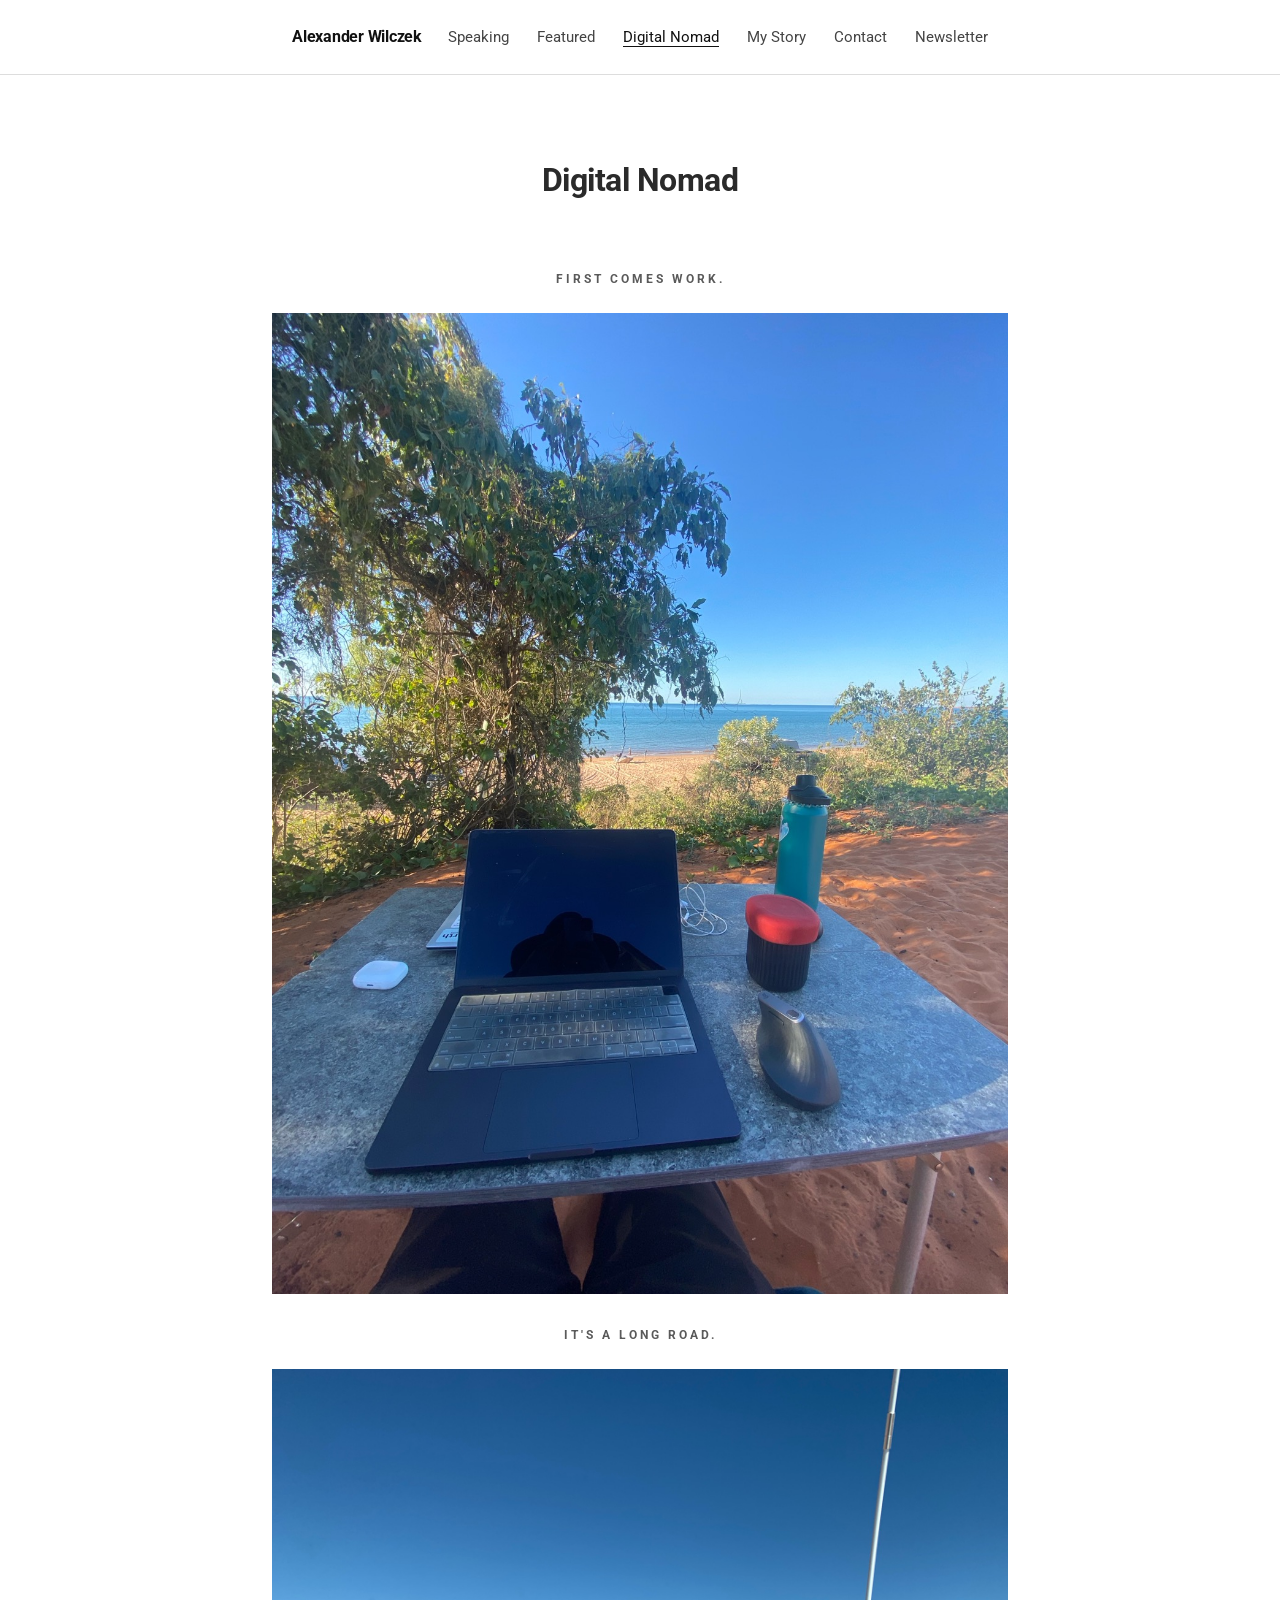
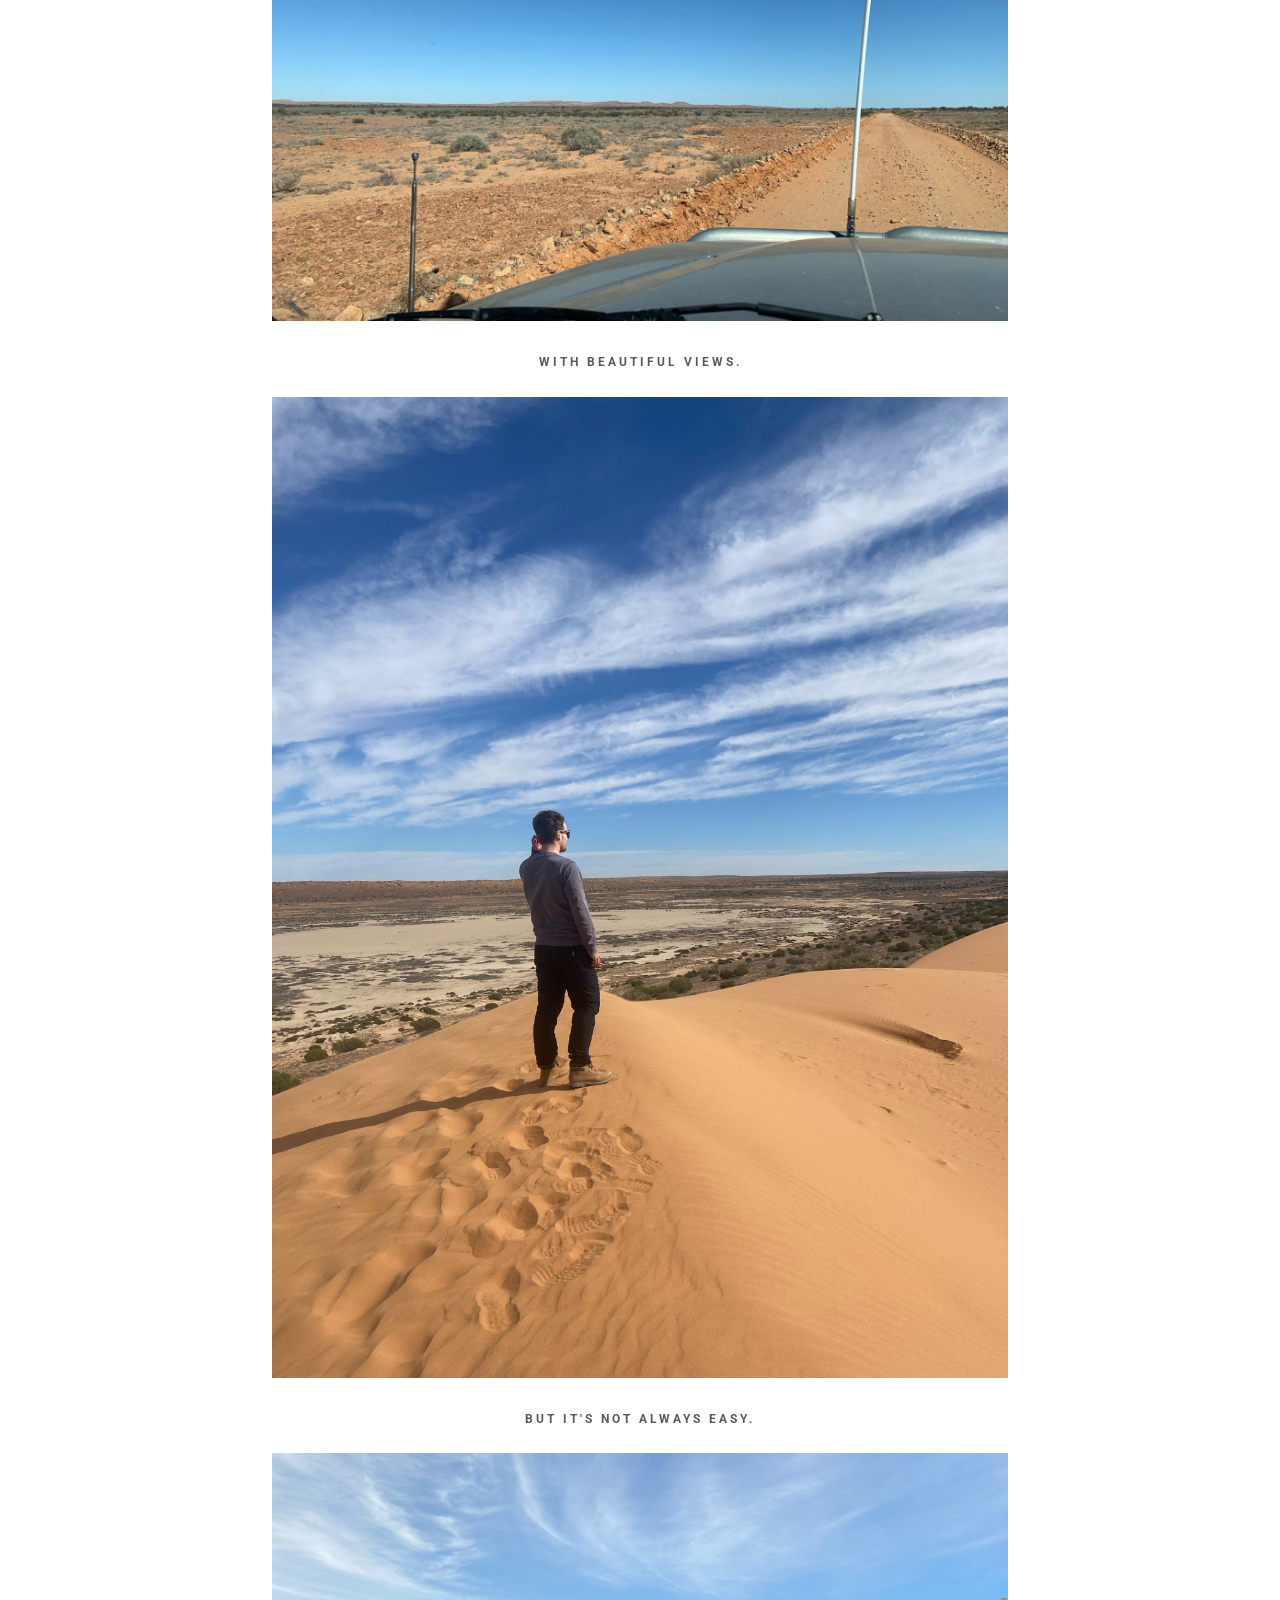
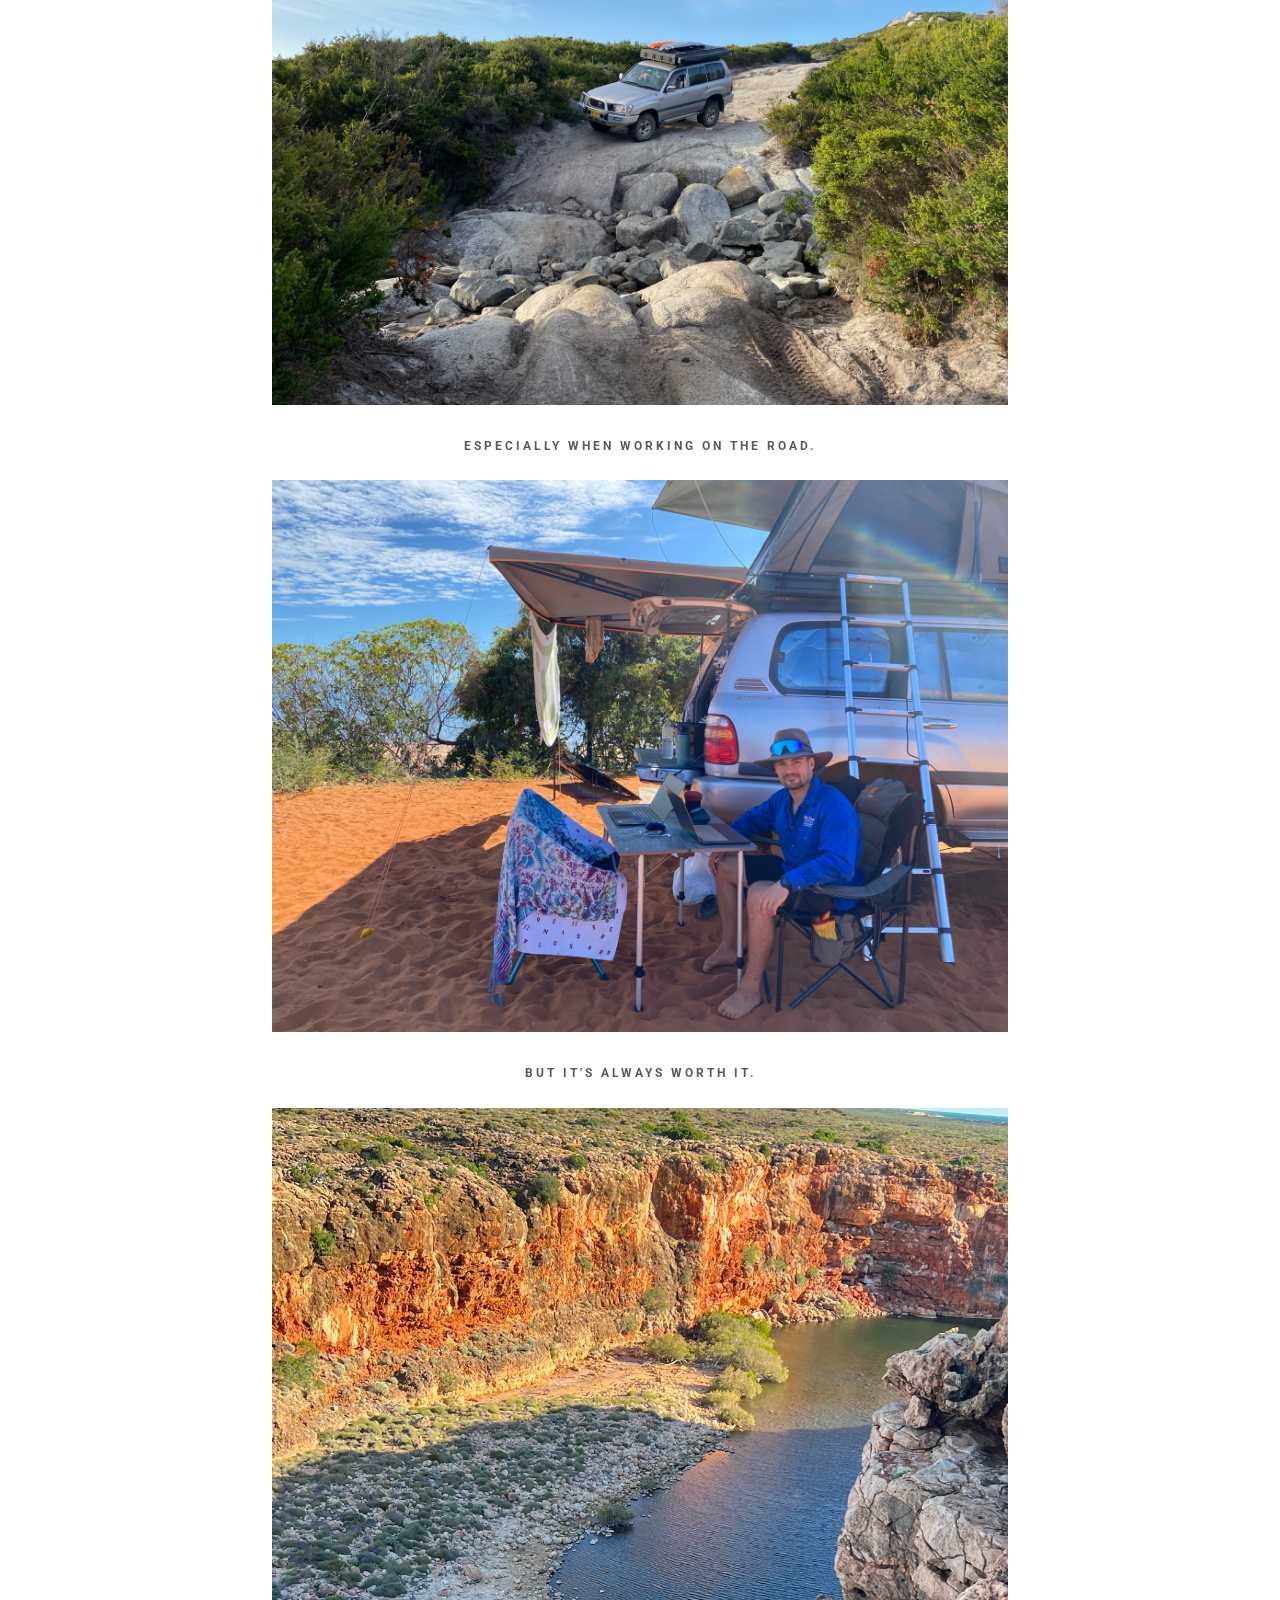
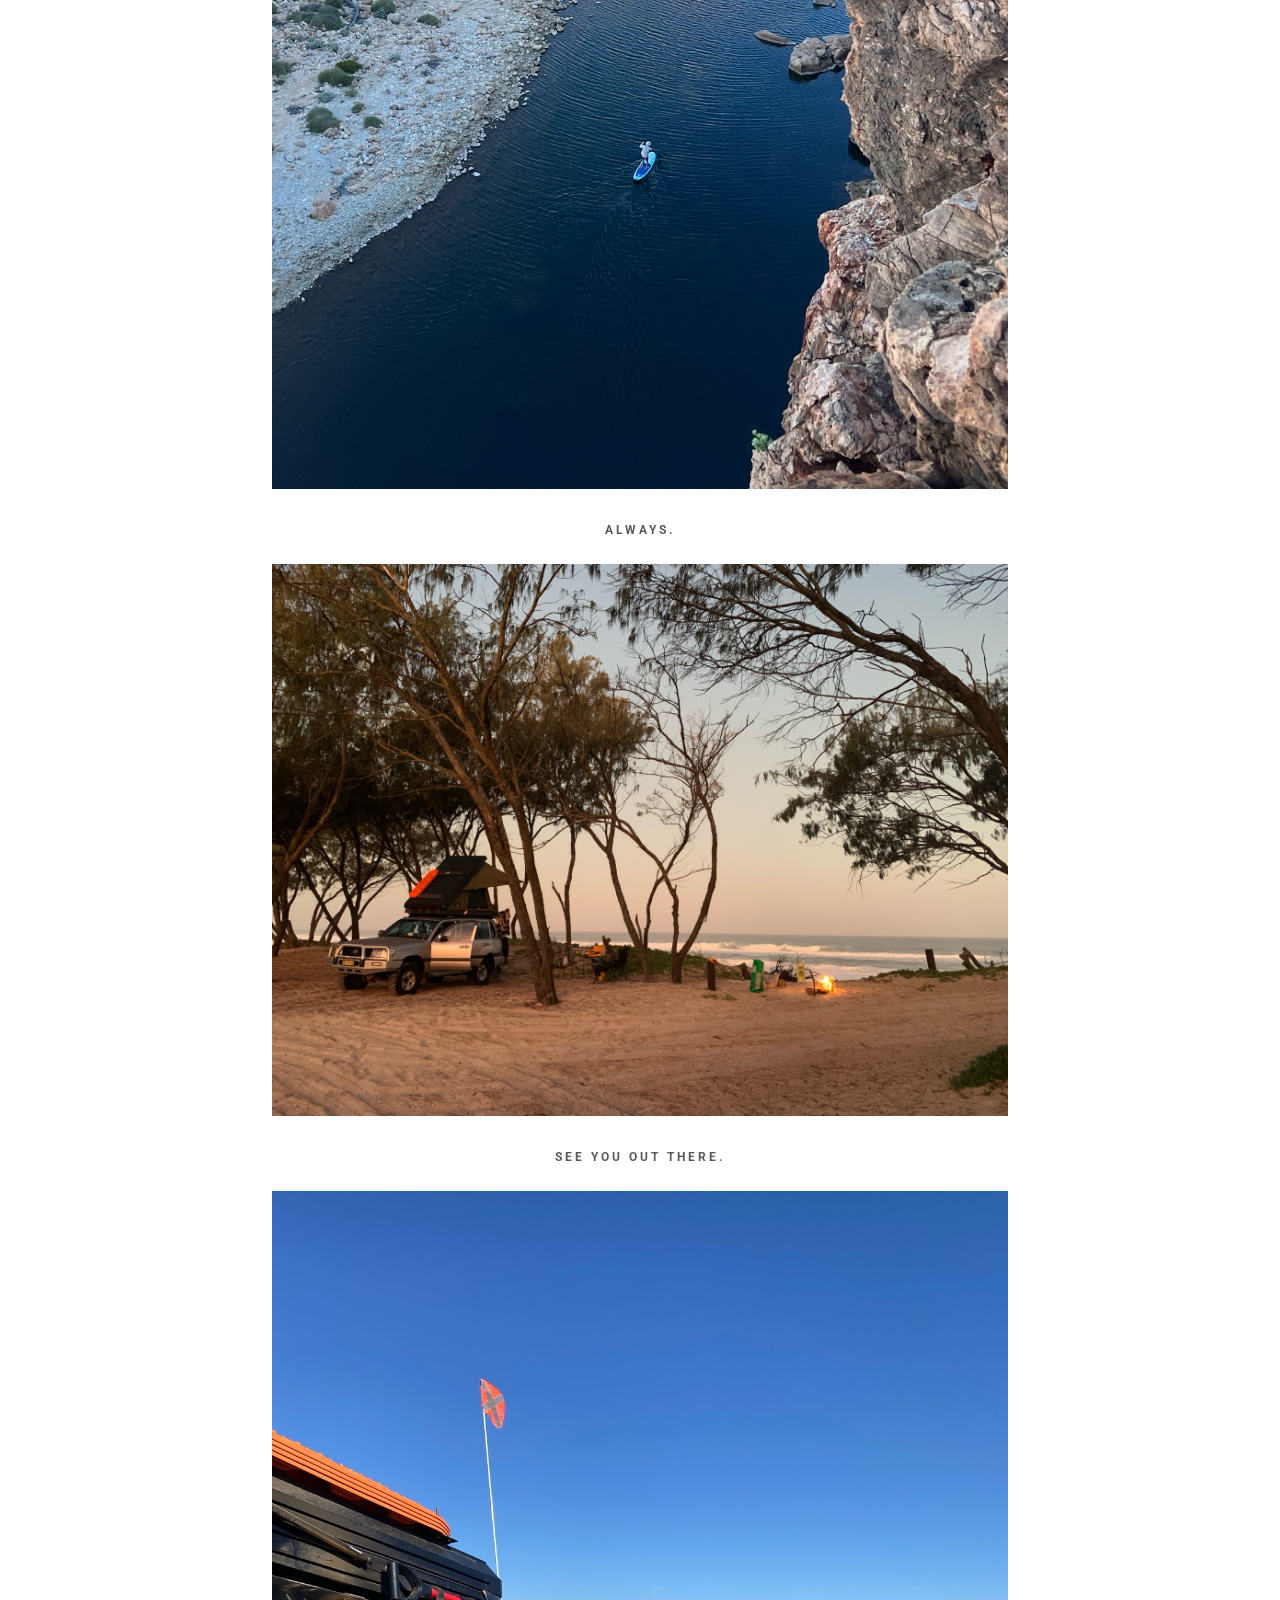
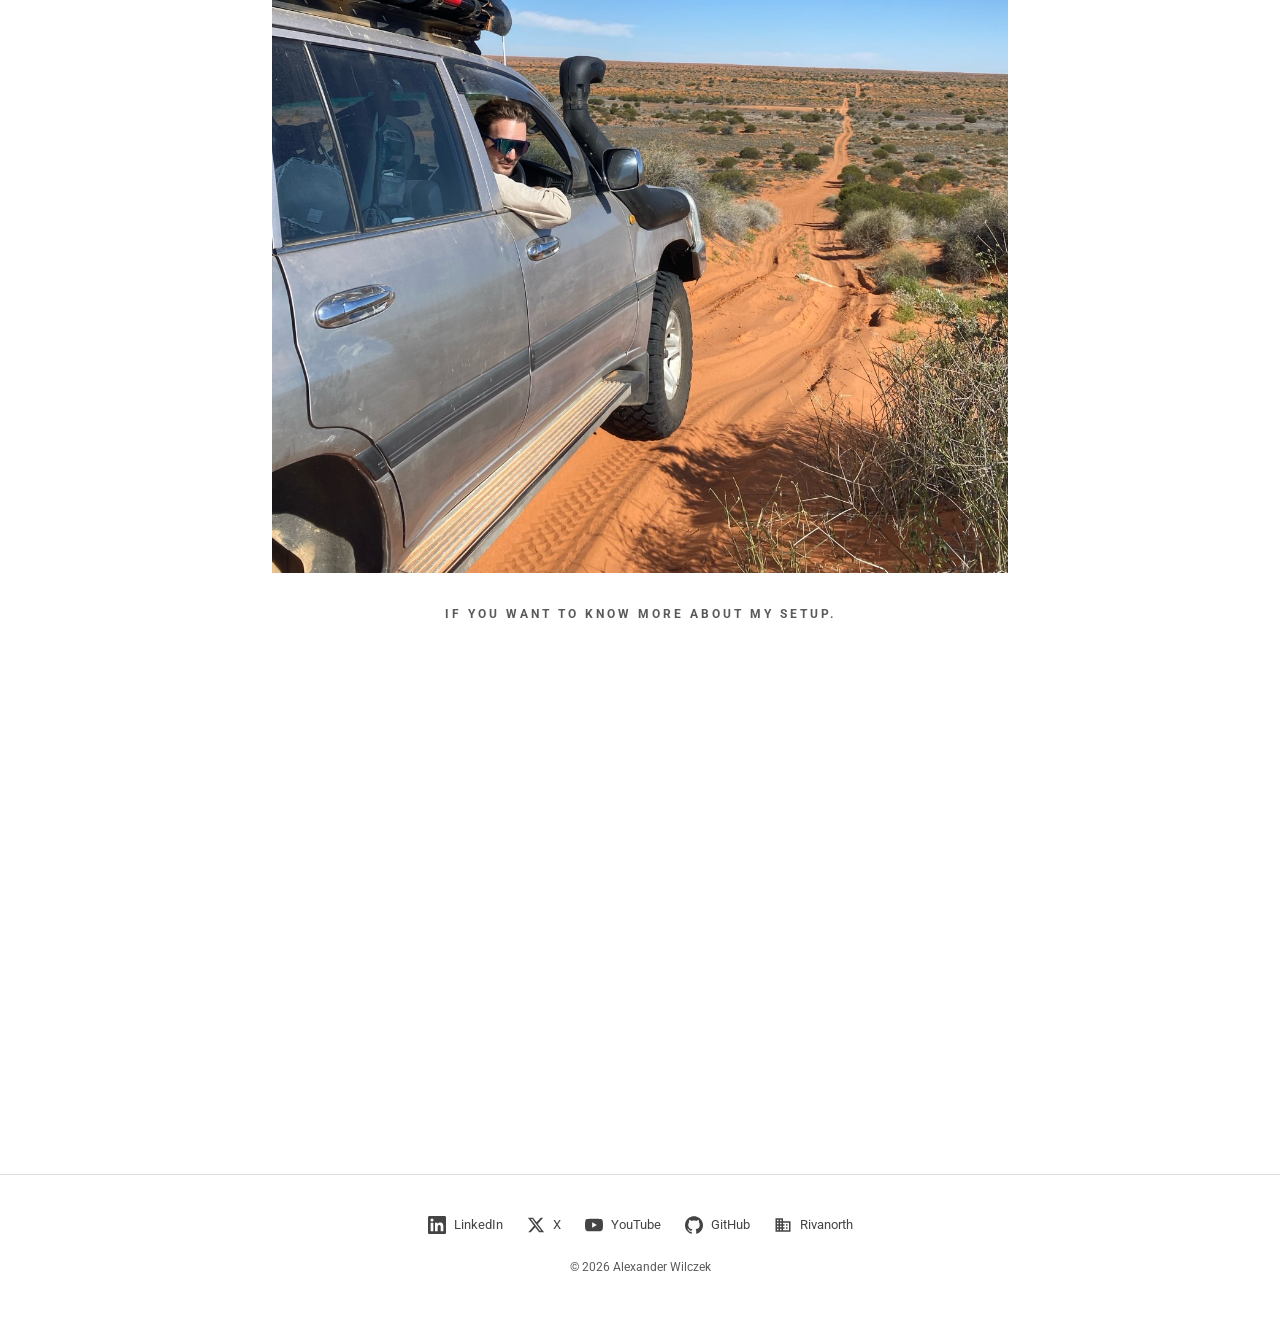
<file: digital-nomad.html>
<!DOCTYPE html>
<html lang="en">
<head>
  <meta charset="UTF-8">
  <meta name="viewport" content="width=device-width, initial-scale=1.0">
  <title>Digital Nomad — Alexander Wilczek</title>
  <meta name="description" content="Life on the road — fighting cybercrime from a Land Cruiser across Australia and beyond.">
  <link rel="icon" type="image/png" sizes="32x32" href="images/favicon-32-v2.png">
  <link rel="apple-touch-icon" sizes="180x180" href="images/favicon-180-v2.png">
  <meta property="og:title" content="Digital Nomad — Alexander Wilczek">
  <meta property="og:description" content="Life on the road — fighting cybercrime from a Land Cruiser across Australia and beyond.">
  <meta property="og:image" content="https://alexanderwilczek.com/images/og-image.png">
  <meta property="og:url" content="https://alexanderwilczek.com/digital-nomad.html">
  <meta property="og:type" content="website">
  <link rel="canonical" href="https://alexanderwilczek.com/digital-nomad.html">
  <link href="https://fonts.googleapis.com/css2?family=Roboto:wght@300;400;500;700&display=swap" rel="stylesheet">
  <link rel="stylesheet" href="styles.css">
  <style>
    /* ── Page Header ── */
    .page-header {
      text-align: center;
      padding: 5rem var(--page-padding) 2rem;
      max-width: 620px;
      margin: 0 auto;
    }

    .page-header__title {
      font-size: 2rem;
      font-weight: 700;
      letter-spacing: -0.5px;
    }

    /* ── Gallery ── */
    .gallery {
      max-width: 800px;
      margin: 0 auto;
      padding: 0 var(--page-padding) 4rem;
    }

    .gallery__image {
      width: 100%;
      height: auto;
      display: block;
    }

    .gallery .divider {
      margin: 2rem auto;
    }

    .gallery .section-title {
      margin-top: 2rem;
      margin-bottom: 1.5rem;
    }

    .gallery__video {
      position: relative;
      padding-bottom: 56.25%;
      height: 0;
      overflow: hidden;
    }

    .gallery__video iframe {
      position: absolute;
      top: 0;
      left: 0;
      width: 100%;
      height: 100%;
      border: none;
    }

    /* ── Responsive ── */
    @media (max-width: 768px) {
      .page-header { padding: 3.5rem var(--page-padding) 1.5rem; }
      .page-header__title { font-size: 1.5rem; }
      .gallery { padding: 2rem var(--page-padding) 3rem; }
    }
  </style>
</head>
<body>

  <nav class="nav"><div class="nav__inner">
    <a href="index.html" class="nav__logo">Alexander Wilczek</a>
    <button class="nav__burger" aria-label="Toggle menu" aria-expanded="false" aria-controls="nav-links" onclick="var l=document.getElementById('nav-links');var o=l.classList.toggle('is-open');this.classList.toggle('is-open',o);this.setAttribute('aria-expanded',o);return false;">
      <span></span><span></span><span></span>
    </button>
    <ul class="nav__links" id="nav-links">
      <li><a href="index.html#speaking">Speaking</a></li>
      <li><a href="index.html#featured">Featured</a></li>
      <li><a href="digital-nomad.html" class="active">Digital Nomad</a></li>
      <li><a href="my-story.html">My Story</a></li>
      <li><a href="contact.html">Contact</a></li>
      <li><a href="#" onclick="document.getElementById('newsletter-modal').classList.add('is-open');return false;">Newsletter</a></li>
    </ul>
  </div></nav>

  <header class="page-header">
    <h1 class="page-header__title">Digital Nomad</h1>
  </header>

  <section class="gallery">

    <h2 class="section-title">First comes work.</h2>
    <img src="images/IMG_0307.JPG" alt="Laptop setup in the outback bush" class="gallery__image" loading="lazy">

    <h2 class="section-title">It's a long road.</h2>
    <img src="images/IMG_1922.JPG" alt="Outback dirt road stretching to the horizon" class="gallery__image" loading="lazy">

    <h2 class="section-title">With beautiful views.</h2>
    <img src="images/simpson big red.JPG" alt="Standing on Big Red sand dune in the Simpson Desert" class="gallery__image" loading="lazy">

    <h2 class="section-title">But it's not always easy.</h2>
    <img src="images/IMG_7519.JPG" alt="Land Cruiser navigating rocky terrain" class="gallery__image" loading="lazy">

    <h2 class="section-title">Especially when working on the road.</h2>
    <img src="images/IMG_0297.JPG" alt="Working from the Land Cruiser setup on red sand" class="gallery__image" loading="lazy">

    <h2 class="section-title">But it's always worth it.</h2>
    <img src="images/IMG_0228.JPG" alt="Gorge with deep blue water and red rock walls" class="gallery__image" loading="lazy">

    <h2 class="section-title">Always.</h2>
    <img src="images/IMG_8105.JPG" alt="Land Cruiser camped on the beach at sunset with campfire" class="gallery__image" loading="lazy">

    <h2 class="section-title">See you out there.</h2>
    <img src="images/IMG_9372.JPG" alt="Driving through the red outback in the Land Cruiser" class="gallery__image" loading="lazy">

    <h2 class="section-title">If you want to know more about my setup.</h2>
    <div class="gallery__video">
      <iframe src="https://www.youtube.com/embed/3T63NtQqz2k" title="My digital nomad setup" allow="accelerometer; autoplay; clipboard-write; encrypted-media; gyroscope; picture-in-picture" allowfullscreen loading="lazy"></iframe>
    </div>

  </section>

  <footer class="footer">
    <ul class="socials">
      <li><a href="https://www.linkedin.com/in/alexander-wilczek/" target="_blank" rel="noopener"><svg viewBox="0 0 24 24"><path d="M20.447 20.452h-3.554v-5.569c0-1.328-.027-3.037-1.852-3.037-1.853 0-2.136 1.445-2.136 2.939v5.667H9.351V9h3.414v1.561h.046c.477-.9 1.637-1.85 3.37-1.85 3.601 0 4.267 2.37 4.267 5.455v6.286zM5.337 7.433a2.062 2.062 0 01-2.063-2.065 2.064 2.064 0 112.063 2.065zm1.782 13.019H3.555V9h3.564v11.452zM22.225 0H1.771C.792 0 0 .774 0 1.729v20.542C0 23.227.792 24 1.771 24h20.451C23.2 24 24 23.227 24 22.271V1.729C24 .774 23.2 0 22.222 0h.003z"/></svg> LinkedIn</a></li>
      <li><a href="https://twitter.com/SecWillCheck" target="_blank" rel="noopener"><svg viewBox="0 0 24 24"><path d="M18.244 2.25h3.308l-7.227 8.26 8.502 11.24H16.17l-5.214-6.817L4.99 21.75H1.68l7.73-8.835L1.254 2.25H8.08l4.713 6.231zm-1.161 17.52h1.833L7.084 4.126H5.117z"/></svg> X</a></li>
      <li><a href="https://www.youtube.com/@Alexander-Wilczek" target="_blank" rel="noopener"><svg viewBox="0 0 24 24"><path d="M23.498 6.186a3.016 3.016 0 00-2.122-2.136C19.505 3.545 12 3.545 12 3.545s-7.505 0-9.377.505A3.017 3.017 0 00.502 6.186C0 8.07 0 12 0 12s0 3.93.502 5.814a3.016 3.016 0 002.122 2.136c1.871.505 9.376.505 9.376.505s7.505 0 9.377-.505a3.015 3.015 0 002.122-2.136C24 15.93 24 12 24 12s0-3.93-.502-5.814zM9.545 15.568V8.432L15.818 12l-6.273 3.568z"/></svg> YouTube</a></li>
      <li><a href="https://github.com/SecurityWillCheck" target="_blank" rel="noopener"><svg viewBox="0 0 24 24"><path d="M12 .297c-6.63 0-12 5.373-12 12 0 5.303 3.438 9.8 8.205 11.385.6.113.82-.258.82-.577 0-.285-.01-1.04-.015-2.04-3.338.724-4.042-1.61-4.042-1.61C4.422 18.07 3.633 17.7 3.633 17.7c-1.087-.744.084-.729.084-.729 1.205.084 1.838 1.236 1.838 1.236 1.07 1.835 2.809 1.305 3.495.998.108-.776.417-1.305.76-1.605-2.665-.3-5.466-1.332-5.466-5.93 0-1.31.465-2.38 1.235-3.22-.135-.303-.54-1.523.105-3.176 0 0 1.005-.322 3.3 1.23.96-.267 1.98-.399 3-.405 1.02.006 2.04.138 3 .405 2.28-1.552 3.285-1.23 3.285-1.23.645 1.653.24 2.873.12 3.176.765.84 1.23 1.91 1.23 3.22 0 4.61-2.805 5.625-5.475 5.92.42.36.81 1.096.81 2.22 0 1.606-.015 2.896-.015 3.286 0 .315.21.69.825.57C20.565 22.092 24 17.592 24 12.297c0-6.627-5.373-12-12-12"/></svg> GitHub</a></li>
      <li><a href="https://rivanorth.com" target="_blank" rel="noopener"><svg viewBox="0 0 24 24"><path d="M12 7V3H2v18h20V7H12zM6 19H4v-2h2v2zm0-4H4v-2h2v2zm0-4H4V9h2v2zm0-4H4V5h2v2zm4 12H8v-2h2v2zm0-4H8v-2h2v2zm0-4H8V9h2v2zm0-4H8V5h2v2zm10 12h-8v-2h2v-2h-2v-2h2v-2h-2V9h8v10zm-2-8h-2v2h2v-2zm0 4h-2v2h2v-2z"/></svg> Rivanorth</a></li>
    </ul>
    <p class="footer__copy">&copy; 2026 Alexander Wilczek</p>
  </footer>

  <div class="modal" id="newsletter-modal">
    <div class="modal__overlay" onclick="this.parentElement.classList.remove('is-open')"></div>
    <div class="modal__content">
      <button class="modal__close" onclick="document.getElementById('newsletter-modal').classList.remove('is-open')">&times;</button>
      <h2 class="modal__title">Newsletter</h2>
      <p class="modal__desc">Stay up to date with cybersecurity insights, speaking events, and life on the road.</p>
      <form class="modal__form" action="https://buttondown.com/api/emails/embed-subscribe/alexanderwilczek" method="post" target="_blank">
        <input type="email" name="email" class="modal__input" placeholder="Your email" required>
        <button type="submit" class="modal__btn">Subscribe</button>
      </form>
    </div>
  </div>

</body>
</html>
</file>
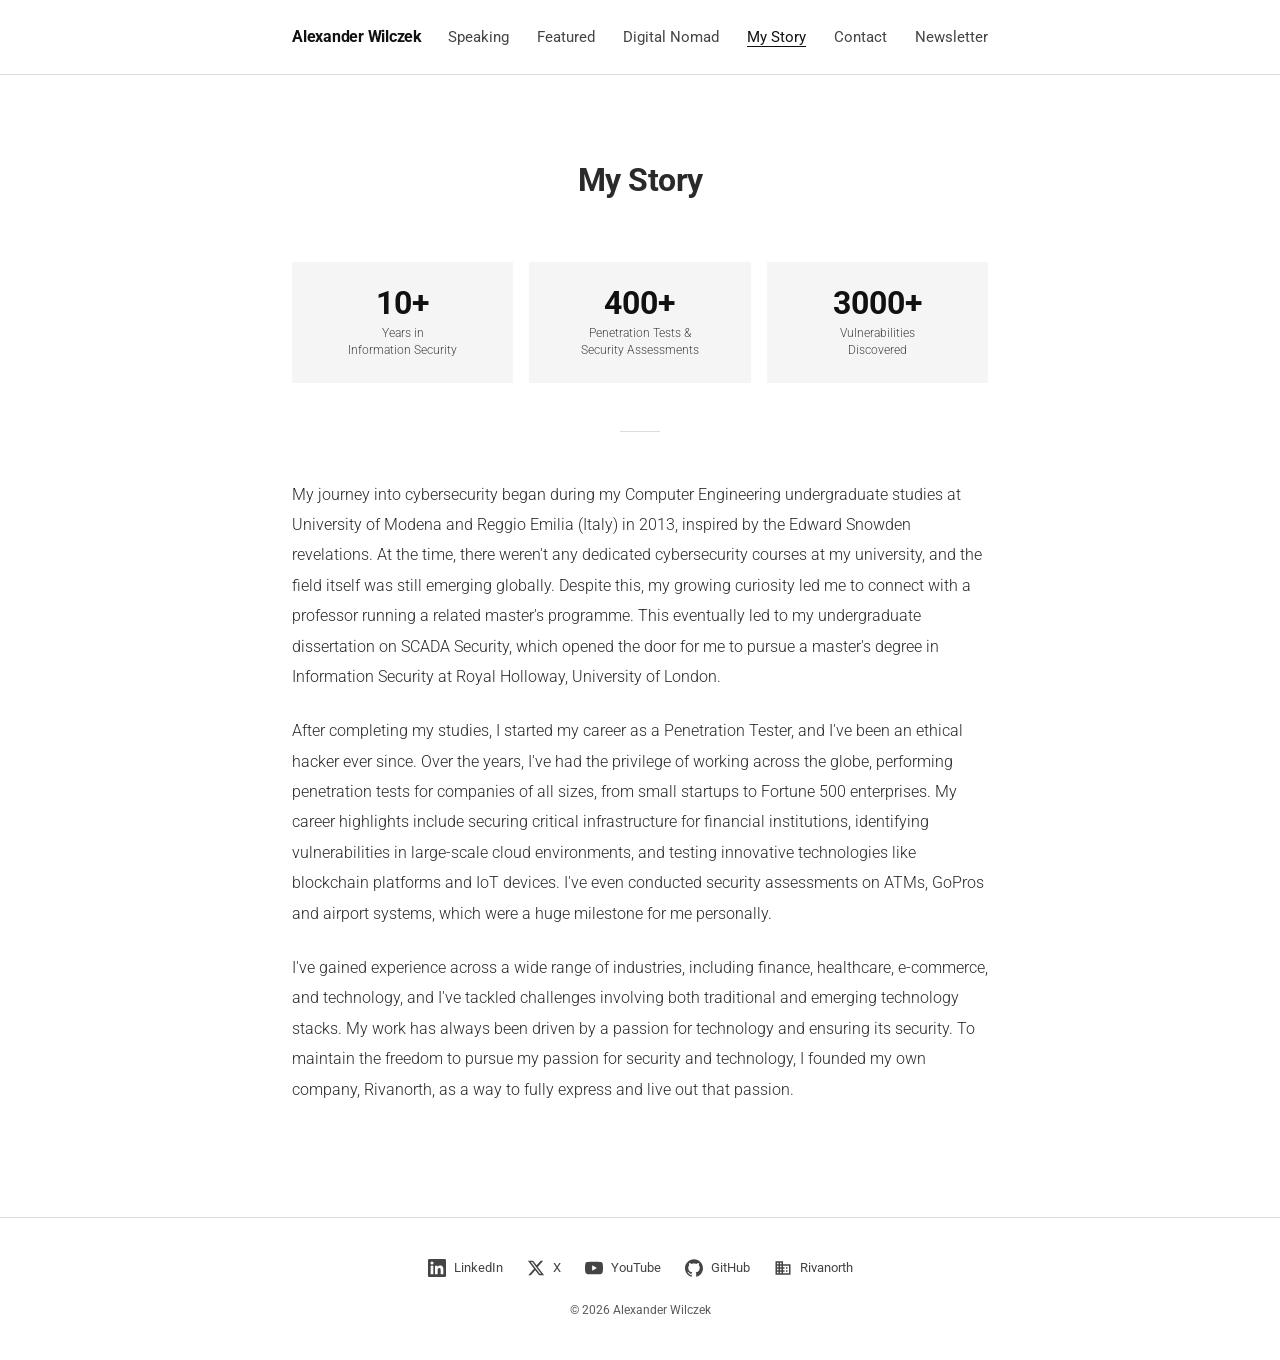
<file: my-story.html>
<!DOCTYPE html>
<html lang="en">
<head>
  <meta charset="UTF-8">
  <meta name="viewport" content="width=device-width, initial-scale=1.0">
  <title>My Story — Alexander Wilczek</title>
  <meta name="description" content="The cybersecurity journey of Alexander Wilczek.">
  <link rel="icon" type="image/png" sizes="32x32" href="images/favicon-32-v2.png">
  <link rel="apple-touch-icon" sizes="180x180" href="images/favicon-180-v2.png">
  <meta property="og:title" content="My Story — Alexander Wilczek">
  <meta property="og:description" content="The cybersecurity journey of Alexander Wilczek.">
  <meta property="og:image" content="https://alexanderwilczek.com/images/og-image.png">
  <meta property="og:url" content="https://alexanderwilczek.com/my-story.html">
  <meta property="og:type" content="website">
  <link rel="canonical" href="https://alexanderwilczek.com/my-story.html">
  <link href="https://fonts.googleapis.com/css2?family=Roboto:wght@300;400;500;700&display=swap" rel="stylesheet">
  <link rel="stylesheet" href="styles.css">
  <style>
    /* ── Page Header ── */
    .page-header {
      text-align: center;
      padding: 5rem var(--page-padding) 3rem;
      max-width: 620px;
      margin: 0 auto;
    }

    .page-header__photo {
      width: 110px;
      height: 110px;
      border-radius: 50%;
      object-fit: cover;
      margin: 0 auto 1.5rem;
    }

    .page-header__title {
      font-size: 2rem;
      font-weight: 700;
      letter-spacing: -0.5px;
      margin-bottom: 0.5rem;
    }

    .page-header__subtitle {
      font-size: 0.875rem;
      color: var(--color-muted);
      font-weight: 300;
    }

    /* ── Quick Stats ── */
    .stats {
      display: grid;
      grid-template-columns: repeat(3, 1fr);
      gap: 1rem;
      max-width: var(--max-width);
      margin: 0 auto 3rem;
      padding: 0 var(--page-padding);
    }

    .stat {
      text-align: center;
      padding: 1.5rem 1rem;
      background: var(--color-surface);
    }

    .stat__number {
      font-size: 2rem;
      font-weight: 700;
      line-height: 1.1;
      color: var(--color-primary);
    }

    .stat__label {
      font-size: 0.75rem;
      color: var(--color-secondary);
      font-weight: 300;
      margin-top: 0.25rem;
      line-height: 1.4;
    }

    /* ── Story ── */
    .story {
      max-width: var(--max-width);
      margin: 0 auto;
      padding: 0 var(--page-padding) 4rem;
    }

    .story p {
      font-size: 1rem;
      color: var(--color-body);
      font-weight: 300;
      line-height: 1.9;
      margin-bottom: 1.5rem;
    }

    .story p:last-child { margin-bottom: 0; }

    /* ── Responsive ── */
    @media (max-width: 768px) {
      .page-header { padding: 3.5rem var(--page-padding) 2rem; }
      .page-header__title { font-size: 1.5rem; }
      .stats { grid-template-columns: 1fr; }
      .stat__number { font-size: 1.5rem; }
    }
  </style>
</head>
<body>

  <nav class="nav"><div class="nav__inner">
    <a href="index.html" class="nav__logo">Alexander Wilczek</a>
    <button class="nav__burger" aria-label="Toggle menu" aria-expanded="false" aria-controls="nav-links" onclick="var l=document.getElementById('nav-links');var o=l.classList.toggle('is-open');this.classList.toggle('is-open',o);this.setAttribute('aria-expanded',o);return false;">
      <span></span><span></span><span></span>
    </button>
    <ul class="nav__links" id="nav-links">
      <li><a href="index.html#speaking">Speaking</a></li>
      <li><a href="index.html#featured">Featured</a></li>
      <li><a href="digital-nomad.html">Digital Nomad</a></li>
      <li><a href="my-story.html" class="active">My Story</a></li>
      <li><a href="contact.html">Contact</a></li>
      <li><a href="#" onclick="document.getElementById('newsletter-modal').classList.add('is-open');return false;">Newsletter</a></li>
    </ul>
  </div></nav>

  <header class="page-header">
    <h1 class="page-header__title">My Story</h1>
  </header>

  <section class="stats">
    <div class="stat">
      <div class="stat__number">10+</div>
      <div class="stat__label">Years in<br>Information Security</div>
    </div>
    <div class="stat">
      <div class="stat__number">400+</div>
      <div class="stat__label">Penetration Tests &amp;<br>Security Assessments</div>
    </div>
    <div class="stat">
      <div class="stat__number">3000+</div>
      <div class="stat__label">Vulnerabilities<br>Discovered</div>
    </div>
  </section>

  <div class="divider" style="margin-bottom: 3rem;"></div>

  <section class="story">
    <p>My journey into cybersecurity began during my Computer Engineering undergraduate studies at University of Modena and Reggio Emilia (Italy) in 2013, inspired by the Edward Snowden revelations. At the time, there weren't any dedicated cybersecurity courses at my university, and the field itself was still emerging globally. Despite this, my growing curiosity led me to connect with a professor running a related master's programme. This eventually led to my undergraduate dissertation on SCADA Security, which opened the door for me to pursue a master's degree in Information Security at Royal Holloway, University of London.</p>

    <p>After completing my studies, I started my career as a Penetration Tester, and I've been an ethical hacker ever since. Over the years, I've had the privilege of working across the globe, performing penetration tests for companies of all sizes, from small startups to Fortune 500 enterprises. My career highlights include securing critical infrastructure for financial institutions, identifying vulnerabilities in large-scale cloud environments, and testing innovative technologies like blockchain platforms and IoT devices. I've even conducted security assessments on ATMs, GoPros and airport systems, which were a huge milestone for me personally.</p>

    <p>I've gained experience across a wide range of industries, including finance, healthcare, e-commerce, and technology, and I've tackled challenges involving both traditional and emerging technology stacks. My work has always been driven by a passion for technology and ensuring its security. To maintain the freedom to pursue my passion for security and technology, I founded my own company, Rivanorth, as a way to fully express and live out that passion.</p>
  </section>

  <footer class="footer">
    <ul class="socials">
      <li><a href="https://www.linkedin.com/in/alexander-wilczek/" target="_blank" rel="noopener"><svg viewBox="0 0 24 24"><path d="M20.447 20.452h-3.554v-5.569c0-1.328-.027-3.037-1.852-3.037-1.853 0-2.136 1.445-2.136 2.939v5.667H9.351V9h3.414v1.561h.046c.477-.9 1.637-1.85 3.37-1.85 3.601 0 4.267 2.37 4.267 5.455v6.286zM5.337 7.433a2.062 2.062 0 01-2.063-2.065 2.064 2.064 0 112.063 2.065zm1.782 13.019H3.555V9h3.564v11.452zM22.225 0H1.771C.792 0 0 .774 0 1.729v20.542C0 23.227.792 24 1.771 24h20.451C23.2 24 24 23.227 24 22.271V1.729C24 .774 23.2 0 22.222 0h.003z"/></svg> LinkedIn</a></li>
      <li><a href="https://twitter.com/SecWillCheck" target="_blank" rel="noopener"><svg viewBox="0 0 24 24"><path d="M18.244 2.25h3.308l-7.227 8.26 8.502 11.24H16.17l-5.214-6.817L4.99 21.75H1.68l7.73-8.835L1.254 2.25H8.08l4.713 6.231zm-1.161 17.52h1.833L7.084 4.126H5.117z"/></svg> X</a></li>
      <li><a href="https://www.youtube.com/@Alexander-Wilczek" target="_blank" rel="noopener"><svg viewBox="0 0 24 24"><path d="M23.498 6.186a3.016 3.016 0 00-2.122-2.136C19.505 3.545 12 3.545 12 3.545s-7.505 0-9.377.505A3.017 3.017 0 00.502 6.186C0 8.07 0 12 0 12s0 3.93.502 5.814a3.016 3.016 0 002.122 2.136c1.871.505 9.376.505 9.376.505s7.505 0 9.377-.505a3.015 3.015 0 002.122-2.136C24 15.93 24 12 24 12s0-3.93-.502-5.814zM9.545 15.568V8.432L15.818 12l-6.273 3.568z"/></svg> YouTube</a></li>
      <li><a href="https://github.com/SecurityWillCheck" target="_blank" rel="noopener"><svg viewBox="0 0 24 24"><path d="M12 .297c-6.63 0-12 5.373-12 12 0 5.303 3.438 9.8 8.205 11.385.6.113.82-.258.82-.577 0-.285-.01-1.04-.015-2.04-3.338.724-4.042-1.61-4.042-1.61C4.422 18.07 3.633 17.7 3.633 17.7c-1.087-.744.084-.729.084-.729 1.205.084 1.838 1.236 1.838 1.236 1.07 1.835 2.809 1.305 3.495.998.108-.776.417-1.305.76-1.605-2.665-.3-5.466-1.332-5.466-5.93 0-1.31.465-2.38 1.235-3.22-.135-.303-.54-1.523.105-3.176 0 0 1.005-.322 3.3 1.23.96-.267 1.98-.399 3-.405 1.02.006 2.04.138 3 .405 2.28-1.552 3.285-1.23 3.285-1.23.645 1.653.24 2.873.12 3.176.765.84 1.23 1.91 1.23 3.22 0 4.61-2.805 5.625-5.475 5.92.42.36.81 1.096.81 2.22 0 1.606-.015 2.896-.015 3.286 0 .315.21.69.825.57C20.565 22.092 24 17.592 24 12.297c0-6.627-5.373-12-12-12"/></svg> GitHub</a></li>
      <li><a href="https://rivanorth.com" target="_blank" rel="noopener"><svg viewBox="0 0 24 24"><path d="M12 7V3H2v18h20V7H12zM6 19H4v-2h2v2zm0-4H4v-2h2v2zm0-4H4V9h2v2zm0-4H4V5h2v2zm4 12H8v-2h2v2zm0-4H8v-2h2v2zm0-4H8V9h2v2zm0-4H8V5h2v2zm10 12h-8v-2h2v-2h-2v-2h2v-2h-2V9h8v10zm-2-8h-2v2h2v-2zm0 4h-2v2h2v-2z"/></svg> Rivanorth</a></li>
    </ul>
    <p class="footer__copy">&copy; 2026 Alexander Wilczek</p>
  </footer>

  <div class="modal" id="newsletter-modal">
    <div class="modal__overlay" onclick="this.parentElement.classList.remove('is-open')"></div>
    <div class="modal__content">
      <button class="modal__close" onclick="document.getElementById('newsletter-modal').classList.remove('is-open')">&times;</button>
      <h2 class="modal__title">Newsletter</h2>
      <p class="modal__desc">Stay up to date with cybersecurity insights, speaking events, and life on the road.</p>
      <form class="modal__form" action="https://buttondown.com/api/emails/embed-subscribe/alexanderwilczek" method="post" target="_blank">
        <input type="email" name="email" class="modal__input" placeholder="Your email" required>
        <button type="submit" class="modal__btn">Subscribe</button>
      </form>
    </div>
  </div>

</body>
</html>
</file>
<file: styles.css>
/* ═══════════════════════════════════════════════════
   Alexander Wilczek — Personal Website
   Shared styles across all pages
   ═══════════════════════════════════════════════════ */

/* ── Reset ── */
*, *::before, *::after { margin: 0; padding: 0; box-sizing: border-box; }

/* ── Custom Properties ── */
:root {
  /* Colors — see docs/STYLING.md for usage rules */
  --color-primary: #111;         /* headings, names, conference titles, nav logo */
  --color-body: #2a2a2a;         /* body text, paragraphs, bios, story content */
  --color-secondary: #444;       /* talk titles, supporting text, nav links */
  --color-muted: #5a5a5a;        /* dates, locations, labels, captions, footer — WCAG AA on all backgrounds */
  --color-border: #ddd;          /* dividers, card borders, separators */
  --color-surface: #f5f5f5;      /* card backgrounds, stat boxes */
  --color-bg: #fff;              /* page background */

  /* Upcoming talk cards (dark background variant) */
  --color-upcoming-bg: #333;
  --color-upcoming-hover: #3d3d3d;
  --color-upcoming-text: #ccc;
  --color-upcoming-muted: #aaa;

  /* Legacy aliases — avoid in new code */
  --black: var(--color-primary);
  --white: var(--color-bg);
  --gray-100: var(--color-surface);
  --gray-200: var(--color-border);
  --gray-400: var(--color-muted);
  --gray-600: var(--color-secondary);

  /* Typography */
  --font: 'Roboto', sans-serif;

  /* Layout */
  --max-width: 760px;
  --page-padding: 2rem;
}

/* ── Base ── */
body {
  font-family: var(--font);
  background: var(--color-bg);
  color: var(--color-body);
  line-height: 1.6;
  -webkit-font-smoothing: antialiased;
}

a { color: inherit; }
img { display: block; max-width: 100%; }

/* ── Nav ── */
.nav {
  border-bottom: 1px solid var(--color-border);
  position: sticky;
  top: 0;
  background: var(--color-bg);
  z-index: 50;
}

.nav__inner {
  display: flex;
  justify-content: space-between;
  align-items: center;
  padding: 1.5rem var(--page-padding);
  max-width: var(--max-width);
  margin: 0 auto;
}

.nav__logo {
  font-weight: 700;
  font-size: 1rem;
  color: var(--color-primary);
  text-decoration: none;
  letter-spacing: -0.25px;
  white-space: nowrap;
}

.nav__links {
  display: flex;
  gap: 1.75rem;
  list-style: none;
}

.nav__links a {
  text-decoration: none;
  color: var(--color-secondary);
  font-size: 0.9375rem;
  font-weight: 400;
  white-space: nowrap;
  transition: color 0.2s;
}

.nav__links a:hover,
.nav__links a.active {
  color: var(--color-primary);
  text-decoration: underline;
  text-underline-offset: 4px;
}

.nav__burger {
  display: none;
  flex-direction: column;
  justify-content: center;
  gap: 5px;
  width: 28px;
  height: 28px;
  padding: 0;
  background: none;
  border: 0;
  cursor: pointer;
}

.nav__burger span {
  display: block;
  height: 2px;
  width: 100%;
  background: var(--color-primary);
  transition: transform 0.2s, opacity 0.2s;
}

.nav__burger.is-open span:nth-child(1) {
  transform: translateY(7px) rotate(45deg);
}

.nav__burger.is-open span:nth-child(2) {
  opacity: 0;
}

.nav__burger.is-open span:nth-child(3) {
  transform: translateY(-7px) rotate(-45deg);
}

/* ── Footer ── */
.footer {
  text-align: center;
  padding: 2.5rem var(--page-padding);
  border-top: 1px solid var(--color-border);
  margin-top: 3rem;
}

.footer .socials {
  margin-bottom: 1rem;
}

.footer__copy {
  font-size: 0.75rem;
  color: var(--color-muted);
}

/* ── Newsletter Modal ── */
.modal {
  display: none;
  position: fixed;
  inset: 0;
  z-index: 100;
  align-items: center;
  justify-content: center;
}

.modal.is-open {
  display: flex;
}

.modal__overlay {
  position: absolute;
  inset: 0;
  background: rgba(0, 0, 0, 0.4);
}

.modal__content {
  position: relative;
  background: var(--color-bg);
  padding: 3rem 2.5rem;
  max-width: 400px;
  width: 90%;
  text-align: center;
}

.modal__close {
  position: absolute;
  top: 1rem;
  right: 1rem;
  background: none;
  border: none;
  font-size: 1.25rem;
  color: var(--color-muted);
  cursor: pointer;
  line-height: 1;
  padding: 0.25rem;
}

.modal__close:hover {
  color: var(--color-primary);
}

.modal__title {
  font-size: 1.25rem;
  font-weight: 700;
  color: var(--color-primary);
  margin-bottom: 0.5rem;
}

.modal__desc {
  font-size: 0.875rem;
  color: var(--color-body);
  font-weight: 300;
  line-height: 1.6;
  margin-bottom: 1.5rem;
}

.modal__form {
  display: flex;
}

.modal__input {
  flex: 1;
  padding: 0.875rem 1rem;
  border: 1px solid var(--color-border);
  border-right: none;
  background: var(--color-bg);
  font-family: var(--font);
  font-size: 0.875rem;
  color: var(--color-body);
  outline: none;
  -webkit-appearance: none;
  border-radius: 0;
}

.modal__input:focus {
  border-color: var(--color-primary);
}

.modal__btn {
  padding: 0.875rem 1.5rem;
  background: var(--color-upcoming-bg);
  color: var(--color-bg);
  border: none;
  font-family: var(--font);
  font-size: 0.75rem;
  font-weight: 500;
  text-transform: uppercase;
  letter-spacing: 1px;
  cursor: pointer;
  transition: background 0.2s;
  white-space: nowrap;
}

.modal__btn:hover {
  background: var(--color-upcoming-hover);
}

/* ── Section Title ── */
.section-title {
  text-align: center;
  font-size: 0.75rem;
  text-transform: uppercase;
  letter-spacing: 3px;
  color: var(--color-muted);
  margin-bottom: 3rem;
}

/* ── Divider ── */
.divider {
  width: 40px;
  height: 1px;
  background: var(--color-border);
  margin: 0 auto;
}

/* ── Social Icons ── */
.socials {
  display: flex;
  justify-content: center;
  gap: 1.5rem;
  list-style: none;
  flex-wrap: wrap;
}

.socials a {
  display: inline-flex;
  align-items: center;
  gap: 0.5rem;
  text-decoration: none;
  color: var(--color-secondary);
  font-size: 0.8125rem;
  font-weight: 400;
  transition: color 0.2s;
}

.socials a:hover { color: var(--color-primary); }

.socials svg {
  width: 18px;
  height: 18px;
  fill: currentColor;
  flex-shrink: 0;
}

/* ── Responsive ── */
@media (max-width: 768px) {
  :root {
    --page-padding: 1.5rem;
  }

  .nav__burger { display: flex; }

  .nav__links {
    display: none;
    position: absolute;
    top: 100%;
    left: 0;
    right: 0;
    flex-direction: column;
    gap: 0;
    background: var(--color-bg);
    border-bottom: 1px solid var(--color-border);
    padding: 0.5rem var(--page-padding) 1rem;
  }

  .nav__links.is-open {
    display: flex;
  }

  .nav__links li {
    padding: 0.75rem 0;
    border-top: 1px solid var(--color-border);
  }

  .nav__links a {
    font-size: 0.9375rem;
    display: block;
  }

  .nav__inner {
    position: relative;
  }
}
</file>
